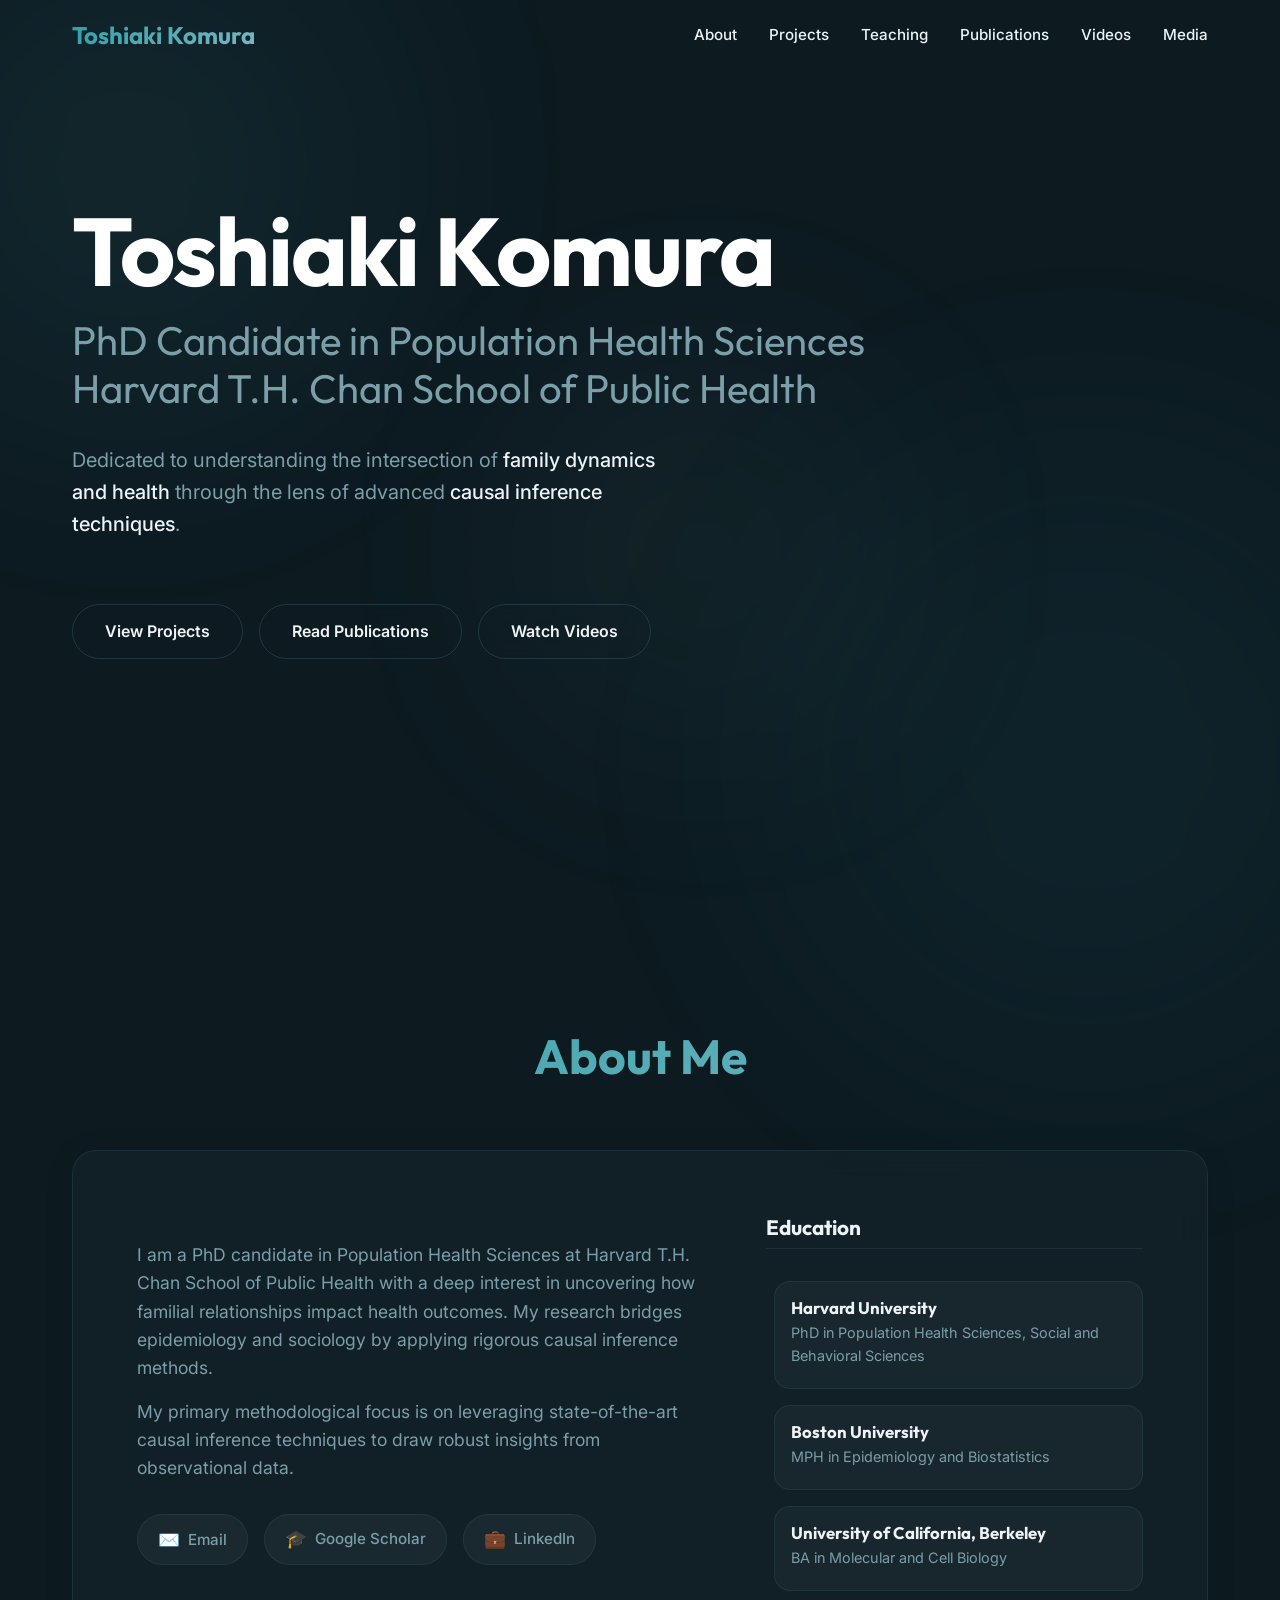
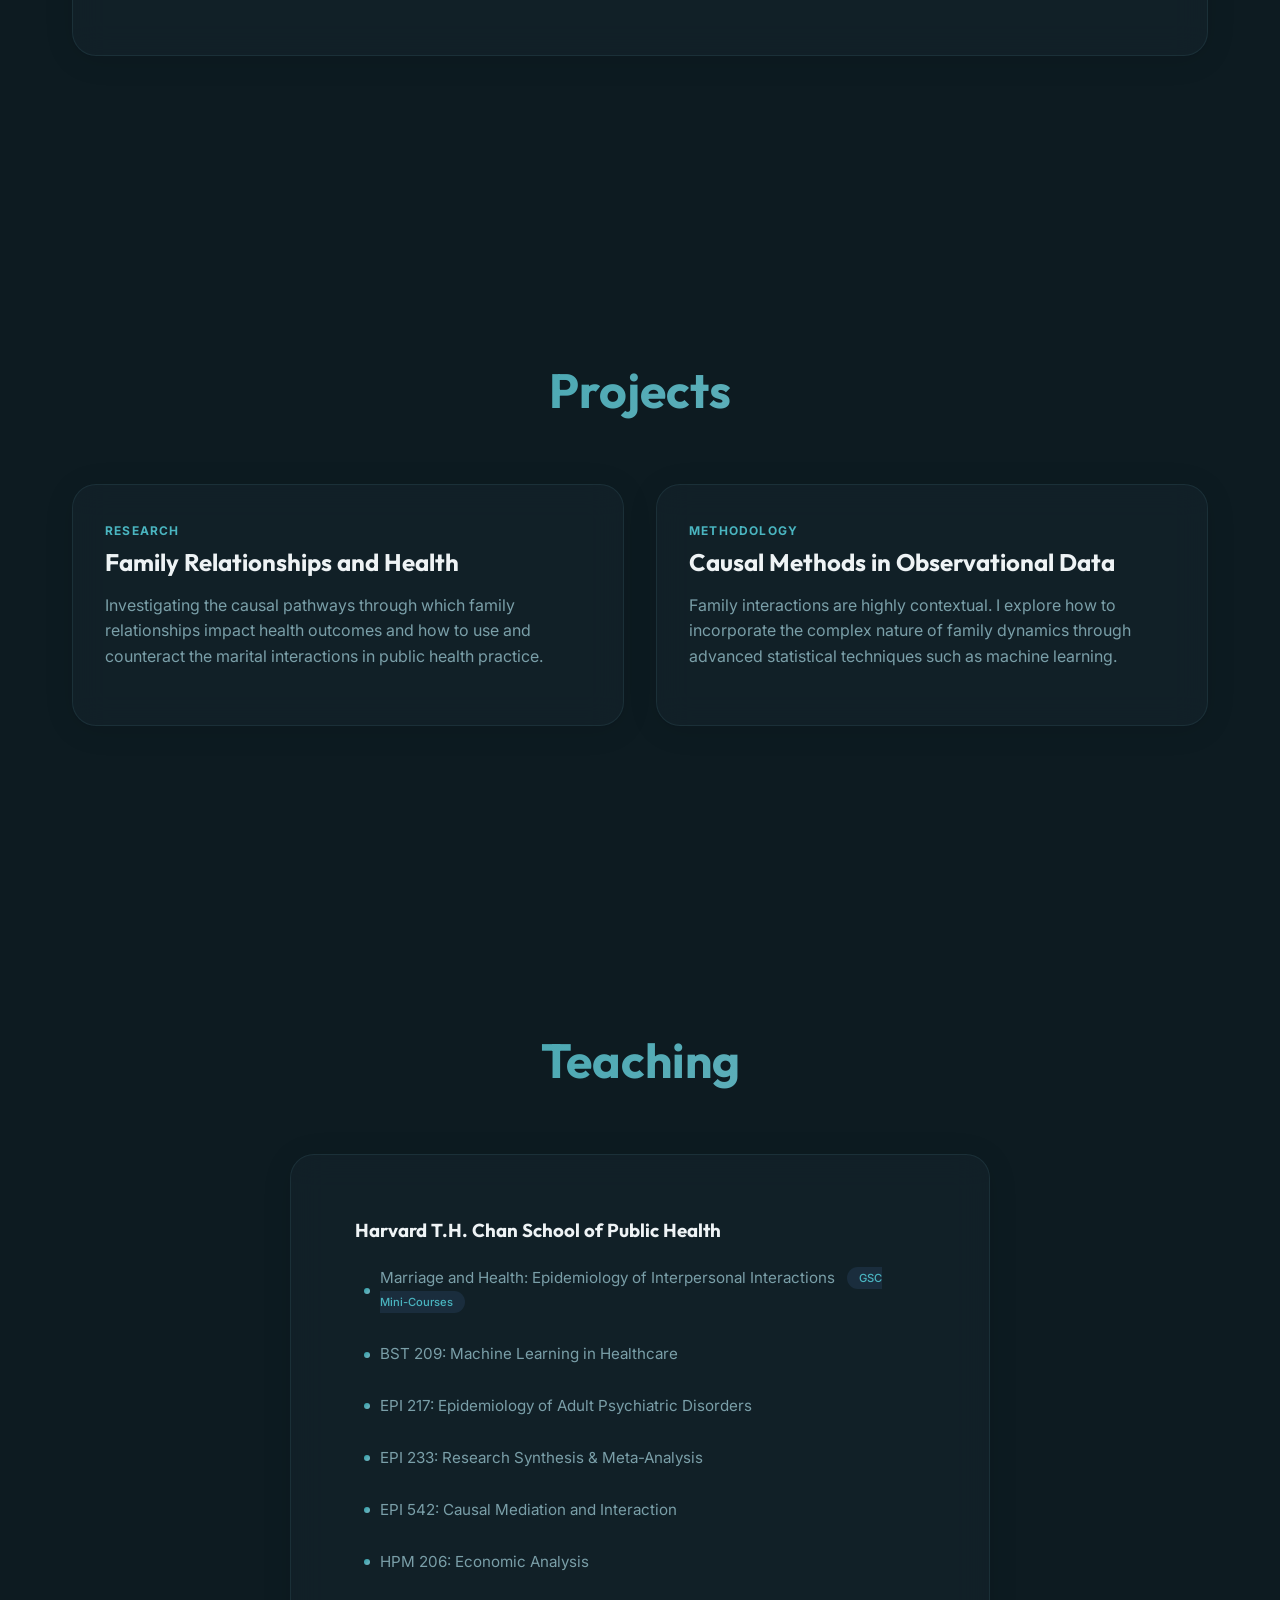
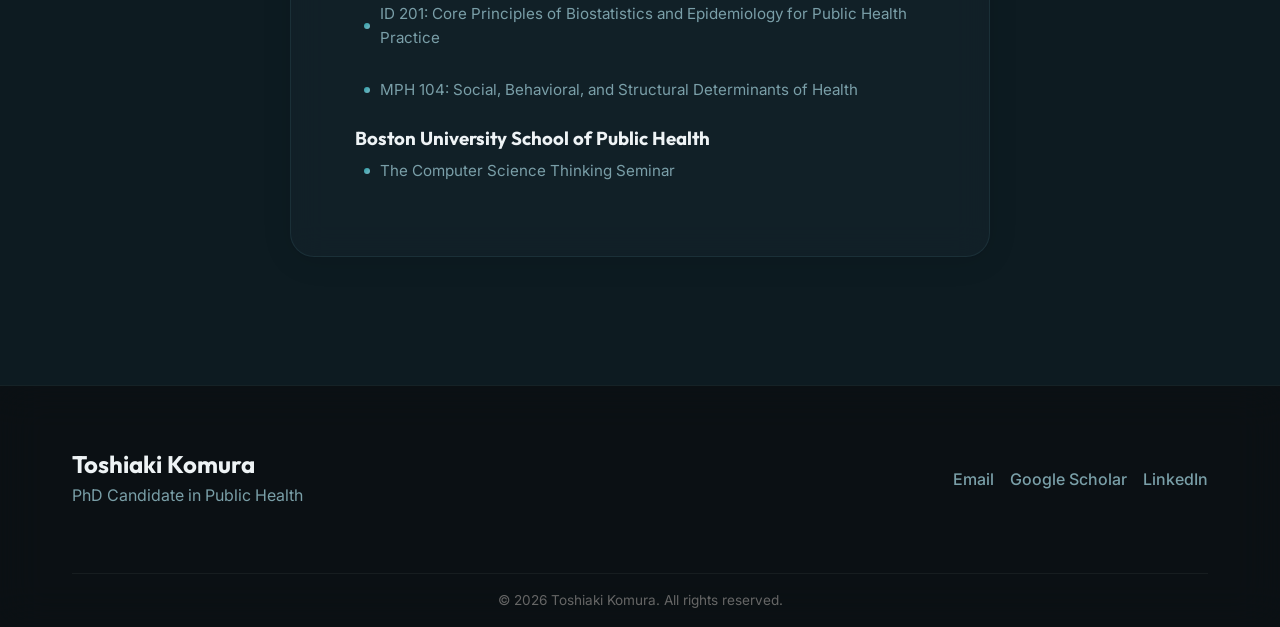
<file: index.html>
<!DOCTYPE html>
<html lang="en">

<head>
    <meta charset="UTF-8">
    <meta name="viewport" content="width=device-width, initial-scale=1.0">
    <title>Toshiaki Komura | Public Health Researcher</title>
    <meta name="description"
        content="Personal website of Toshiaki Komura, PhD candidate in Public Health focusing on family dynamics, health, and causal inference techniques.">
    <meta name="google-site-verification" content="Z4t4sB5RWyNDT3jdN0seUqBk4VAjevPgAqdVkRYwbGs" />
    <!-- Google Fonts -->
    <link rel="preconnect" href="https://fonts.googleapis.com">
    <link rel="preconnect" href="https://fonts.gstatic.com" crossorigin>
    <link
        href="https://fonts.googleapis.com/css2?family=Inter:wght@300;400;500;600;700&family=Outfit:wght@300;400;500;700&display=swap"
        rel="stylesheet">
    <link rel="stylesheet" href="style.css">
    <script type="application/ld+json">
    {
      "@context": "https://schema.org",
      "@type": "Person",
      "name": "Toshiaki Komura",
      "url": "https://toshi934.github.io/personal-website/",
      "jobTitle": "PhD Candidate",
      "affiliation": {
        "@type": "Organization",
        "name": "Harvard T.H. Chan School of Public Health"
      },
      "description": "Public health researcher focusing on family dynamics, health, and causal inference techniques.",
      "sameAs": [
        "https://scholar.google.com/citations?user=W1CnPakAAAAJ&hl=en",
        "https://www.linkedin.com/in/toshiaki-komura-0060483b5/"
      ]
    }
    </script>
</head>

<body>
    <!-- Background Elements -->
    <div class="bg-shape shape-1"></div>
    <div class="bg-shape shape-2"></div>
    <div class="bg-shape shape-3"></div>

    <nav class="navbar" id="navbar">
        <div class="nav-container">
            <a href="index.html" class="logo">Toshiaki Komura</a>
            <div class="hamburger">
                <span class="bar"></span>
                <span class="bar"></span>
                <span class="bar"></span>
            </div>
            <ul class="nav-menu">
                <li class="nav-item"><a href="#about" class="nav-link">About</a></li>
                <li class="nav-item"><a href="#projects" class="nav-link">Projects</a></li>
                <li class="nav-item"><a href="#teaching" class="nav-link">Teaching</a></li>
                <li class="nav-item"><a href="publications.html" class="nav-link">Publications</a></li>
                <li class="nav-item"><a href="videos.html" class="nav-link">Videos</a></li>
                <li class="nav-item"><a href="media.html" class="nav-link">Media</a></li>
            </ul>
        </div>
    </nav>

    <main>
        <!-- Hero Section -->
        <section id="hero" class="hero section-scroll">
            <div class="container hero-content">
                <div class="hero-text fade-in-up">
                    <h1 class="name">Toshiaki Komura</h1>
                    <h2 class="title">PhD Candidate in Population Health Sciences<br>Harvard T.H. Chan School of Public
                        Health</h2>
                    <p class="description">
                        Dedicated to understanding the intersection of <strong>family dynamics and health</strong>
                        through the lens of advanced <strong>causal inference techniques</strong>.
                    </p>
                    <div class="hero-cta">
                        <a href="#projects" class="btn btn-secondary">View Projects</a>
                        <a href="publications.html" class="btn btn-secondary">Read Publications</a>
                        <a href="videos.html" class="btn btn-secondary">Watch Videos</a>
                    </div>
                </div>
            </div>
        </section>

        <!-- About Section -->
        <section id="about" class="section-scroll">
            <div class="container">
                <h2 class="section-title fade-in">About Me</h2>
                <div class="about-grid glass-card fade-in-up">
                    <div class="about-text">
                        <p>I am a PhD candidate in Population Health Sciences at Harvard T.H. Chan School of Public
                            Health with a deep interest in uncovering how
                            familial
                            relationships impact health outcomes. My research bridges epidemiology and
                            sociology by applying rigorous causal inference methods.</p>
                        <p>My primary methodological focus is on leveraging state-of-the-art causal inference
                            techniques to draw robust insights from observational data.</p>
                        <div class="about-links">
                            <button type="button" class="about-link-item copy-email-btn"
                                data-email="tkomura@g.harvard.edu" id="copy-email-btn">
                                <span class="about-link-icon">✉️</span> Email
                                <span class="copy-tooltip" id="copy-tooltip">Copied!</span>
                            </button>
                            <a href="https://scholar.google.com/citations?user=W1CnPakAAAAJ&hl=en"
                                class="about-link-item" target="_blank" rel="noopener noreferrer">
                                <span class="about-link-icon">🎓</span> Google Scholar
                            </a>
                            <a href="https://www.linkedin.com/in/toshiaki-komura-0060483b5/" class="about-link-item"
                                target="_blank" rel="noopener noreferrer">
                                <span class="about-link-icon">💼</span> LinkedIn
                            </a>
                        </div>
                    </div>
                    <div class="about-education">
                        <h3 class="education-heading">Education</h3>
                        <div class="education-timeline">
                            <div class="education-item">
                                <div class="edu-details">
                                    <h4>Harvard University</h4>
                                    <p class="edu-degree">PhD in Population Health Sciences, Social and Behavioral
                                        Sciences</p>
                                </div>
                            </div>
                            <div class="education-item">
                                <div class="edu-details">
                                    <h4>Boston University</h4>
                                    <p class="edu-degree">MPH in Epidemiology and Biostatistics</p>
                                </div>
                            </div>
                            <div class="education-item">
                                <div class="edu-details">
                                    <h4>University of California, Berkeley</h4>
                                    <p class="edu-degree">BA in Molecular and Cell Biology</p>
                                </div>
                            </div>
                        </div>
                    </div>
                </div>
            </div>
        </section>

        <!-- Projects Section -->
        <section id="projects" class="section-scroll">
            <div class="container">
                <h2 class="section-title fade-in">Projects</h2>
                <div class="grid-container">
                    <!-- Project 1 -->
                    <div class="glass-card project-card hover-lift fade-in-up" style="--delay: 0.1s">
                        <div class="card-content">
                            <div class="project-header">
                                <span class="badge">Research</span>
                                <h3>Family Relationships and Health</h3>
                            </div>
                            <p>Investigating the causal pathways through which family relationships impact health
                                outcomes and how
                                to use and counteract the marital interactions in public health practice.</p>
                        </div>
                    </div>
                    <!-- Project 2 -->
                    <div class="glass-card project-card hover-lift fade-in-up" style="--delay: 0.2s">
                        <div class="card-content">
                            <div class="project-header">
                                <span class="badge">Methodology</span>
                                <h3>Causal Methods in Observational Data</h3>
                            </div>
                            <p>Family interactions are highly contextual. I explore how to incorporate the complex
                                nature of family dynamics through advanced statistical techniques such as machine
                                learning.</p>
                        </div>
                    </div>
                </div>
            </div>
        </section>


        <!-- Teaching Section -->
        <section id="teaching" class="section-scroll">
            <div class="container">
                <h2 class="section-title fade-in">Teaching</h2>
                <div class="glass-card fade-in-up"
                    style="--delay: 0.1s; max-width: 700px; margin: 0 auto; padding: var(--space-xl);">
                    <h3 style="margin-bottom: 1rem;">Harvard T.H. Chan School of Public Health</h3>
                    <ul class="teaching-list">
                        <li>Marriage and Health: Epidemiology of Interpersonal Interactions
                            <span class="tag">GSC Mini-Courses</span>
                        </li>
                        <li>BST 209: Machine Learning in Healthcare</li>
                        <li>EPI 217: Epidemiology of Adult Psychiatric Disorders</li>
                        <li>EPI 233: Research Synthesis &amp; Meta-Analysis</li>
                        <li>EPI 542: Causal Mediation and Interaction</li>
                        <li>HPM 206: Economic Analysis</li>
                        <li>ID 201: Core Principles of Biostatistics and Epidemiology for Public Health Practice</li>
                        <li>MPH 104: Social, Behavioral, and Structural Determinants of Health</li>
                    </ul>
                    <h3 style="margin-top: 1rem;">Boston University School of Public Health</h3>
                    <ul class="teaching-list">
                        <li>The Computer Science Thinking Seminar</li>
                    </ul>
                </div>
            </div>
        </section>
    </main>

    <footer class="glass-footer">
        <div class="container">
            <div class="footer-content">
                <div class="footer-logo">
                    <h2>Toshiaki Komura</h2>
                    <p>PhD Candidate in Public Health</p>
                </div>
                <div class="footer-contact">
                    <button type="button" class="social-link copy-email-btn" data-email="tkomura@g.harvard.edu"
                        id="copy-email-btn-footer">
                        Email
                        <span class="copy-tooltip" id="copy-tooltip-footer">Copied!</span>
                    </button>
                    <a href="https://scholar.google.com/citations?user=W1CnPakAAAAJ&hl=en" class="social-link"
                        target="_blank" rel="noopener noreferrer">Google Scholar</a>
                    <a href="https://www.linkedin.com/in/toshiaki-komura-0060483b5/" class="social-link" target="_blank"
                        rel="noopener noreferrer">LinkedIn</a>
                </div>
            </div>
            <div class="footer-bottom">
                <p>&copy; <span id="year"></span> Toshiaki Komura. All rights reserved.</p>
            </div>
        </div>
    </footer>

    <script src="script.js"></script>
</body>

</html>
</file>
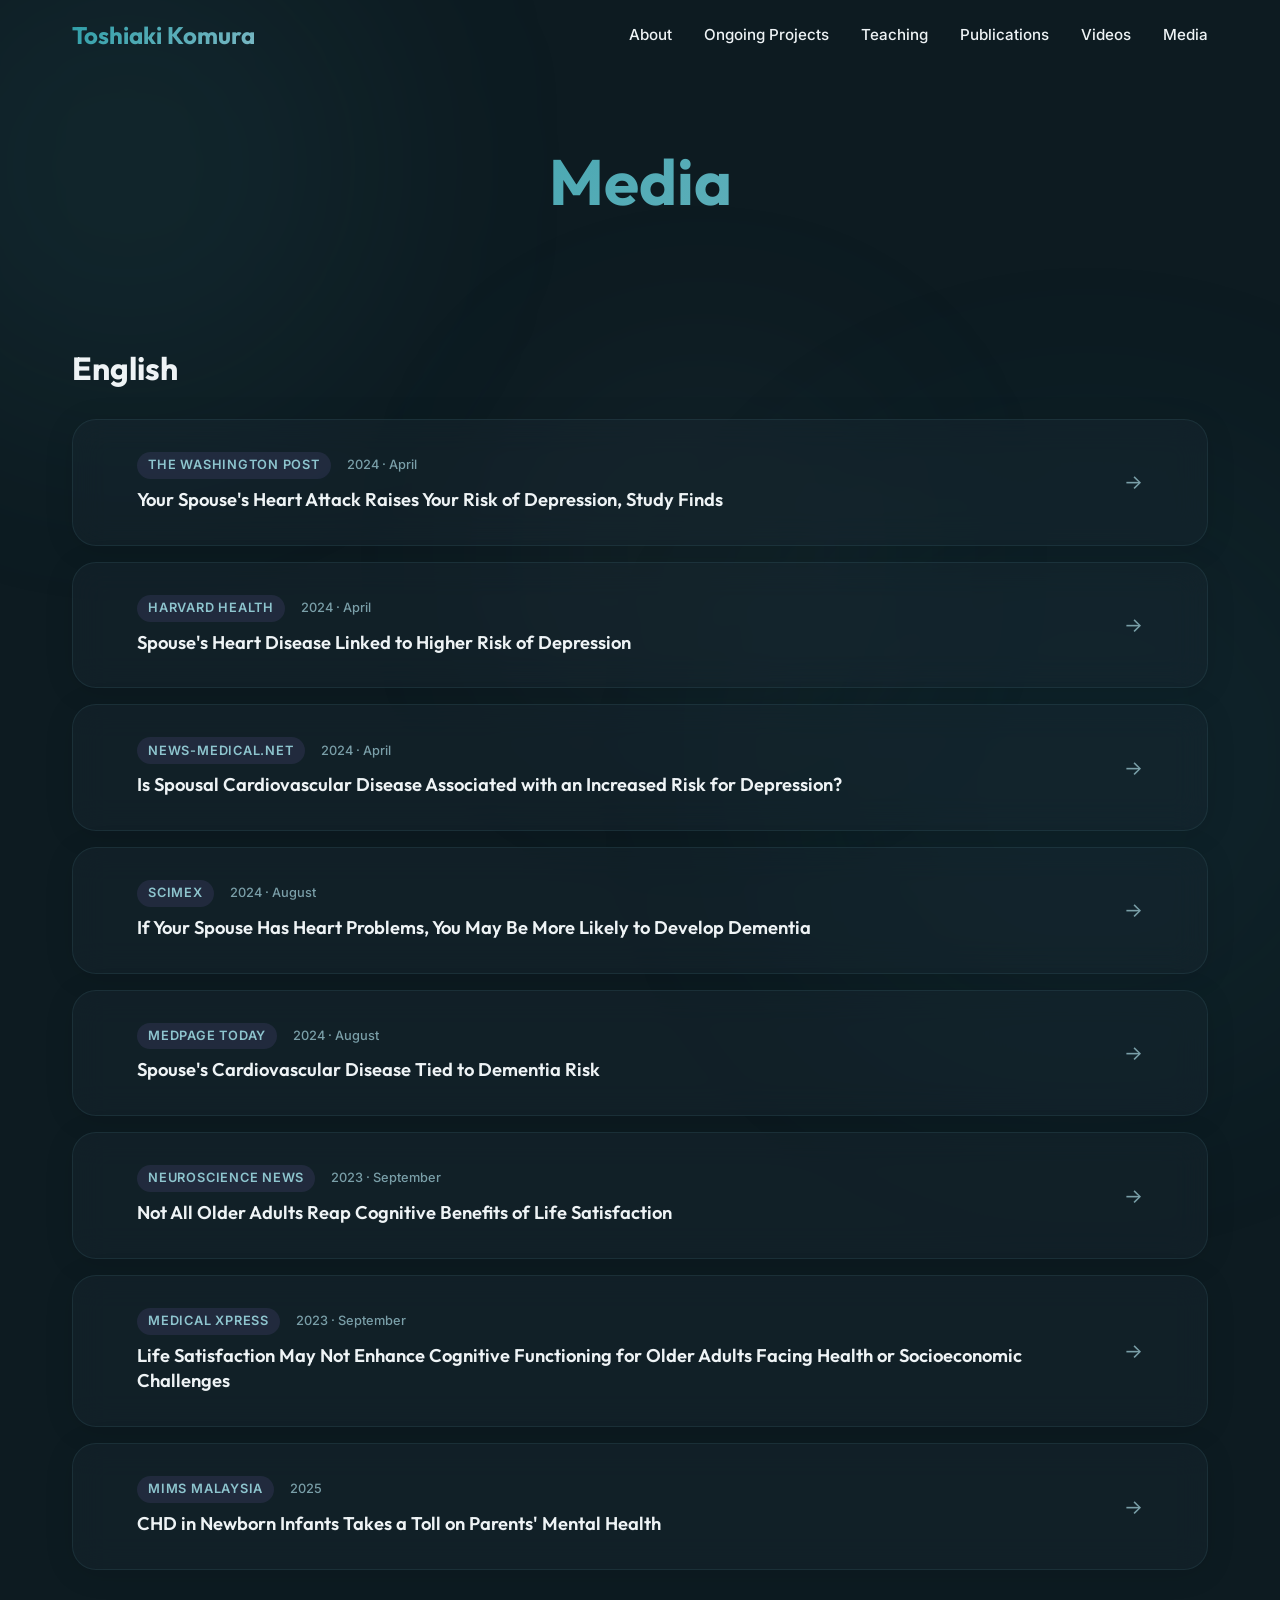
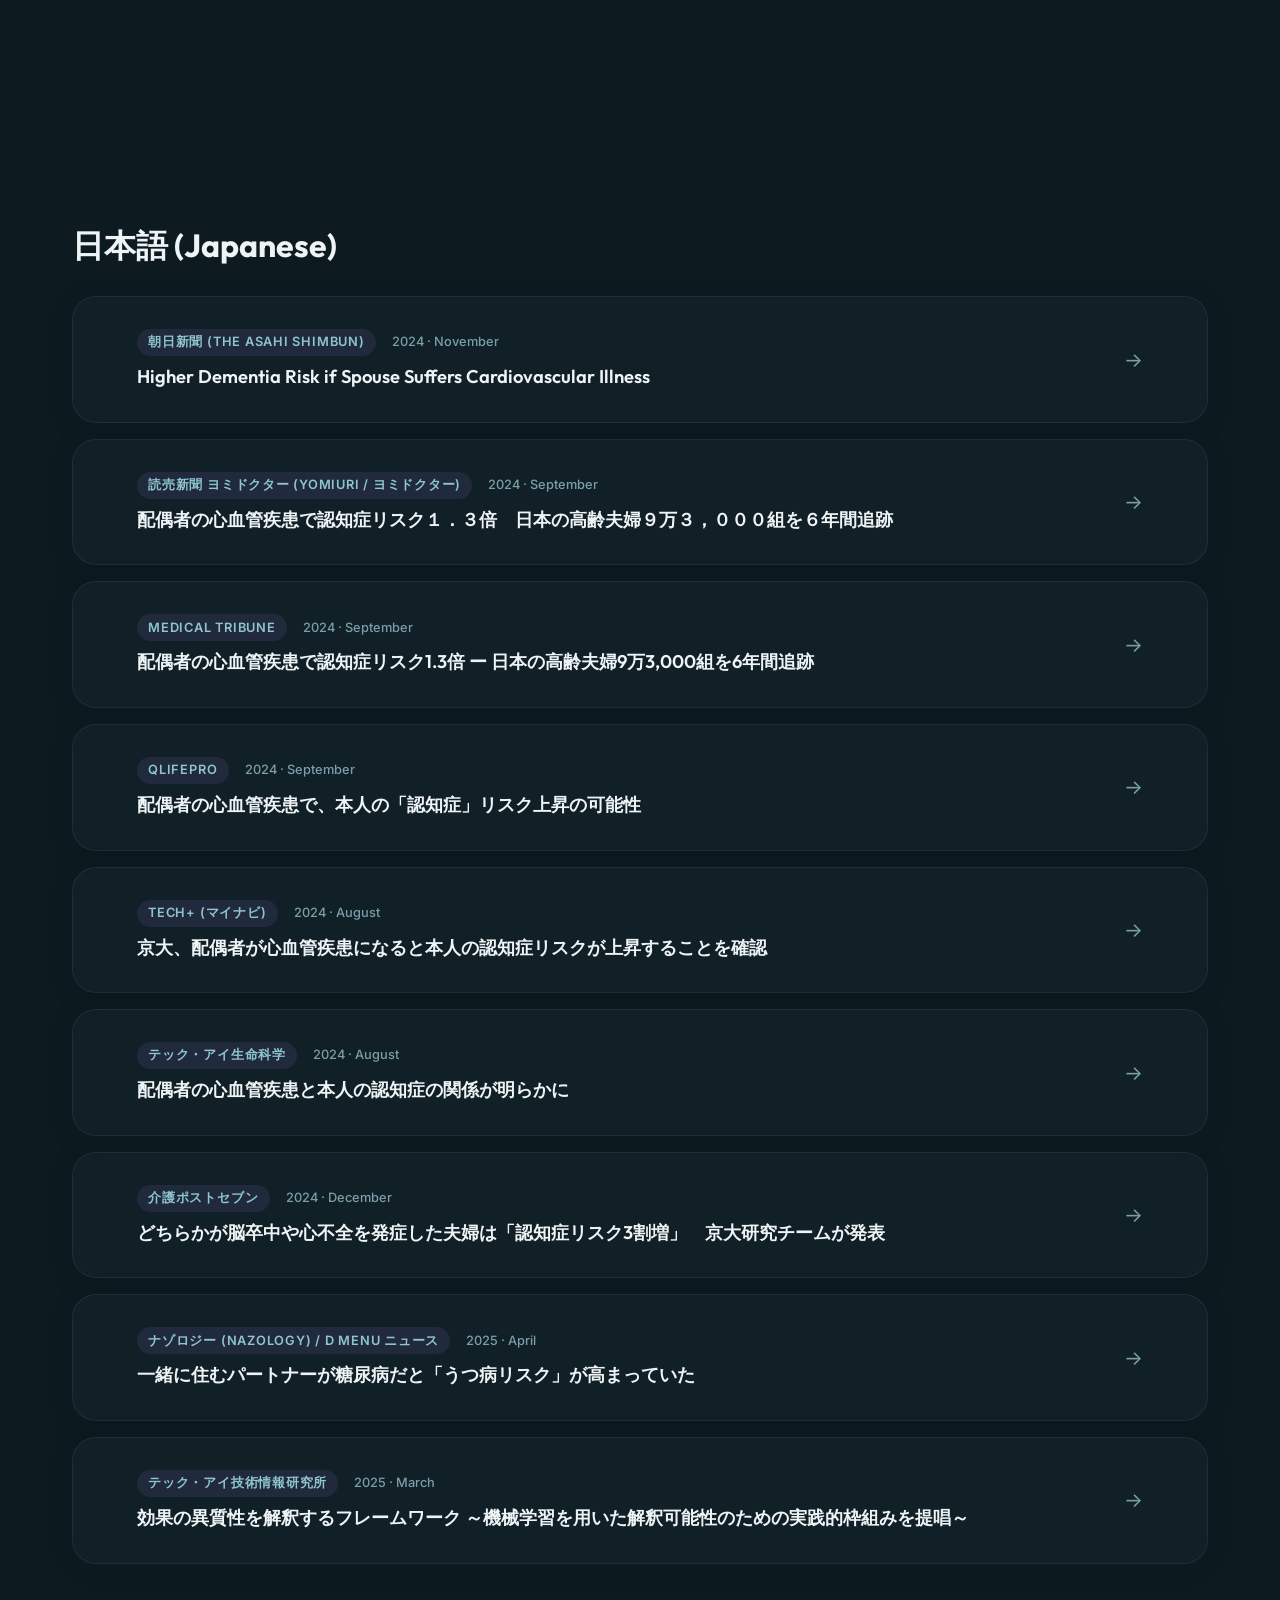
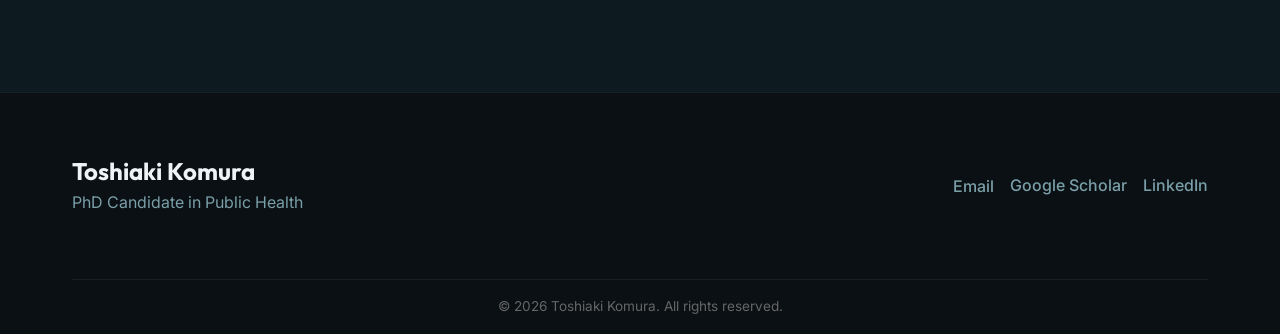
<file: media.html>
<!DOCTYPE html>
<html lang="en">

<head>
    <meta charset="UTF-8">
    <meta name="viewport" content="width=device-width, initial-scale=1.0">
    <title>Media | Toshiaki Komura</title>
    <meta name="description"
        content="Media coverage and press articles about Toshiaki Komura's research on family dynamics, health, and causal inference.">
    <!-- Google Fonts -->
    <link rel="preconnect" href="https://fonts.googleapis.com">
    <link rel="preconnect" href="https://fonts.gstatic.com" crossorigin>
    <link
        href="https://fonts.googleapis.com/css2?family=Inter:wght@300;400;500;600;700&family=Outfit:wght@300;400;500;700&display=swap"
        rel="stylesheet">
    <link rel="stylesheet" href="style.css">
</head>

<body>
    <!-- Background Elements -->
    <div class="bg-shape shape-1"></div>
    <div class="bg-shape shape-2"></div>
    <div class="bg-shape shape-3"></div>

    <nav class="navbar" id="navbar">
        <div class="nav-container">
            <a href="index.html" class="logo">Toshiaki Komura</a>
            <div class="hamburger">
                <span class="bar"></span>
                <span class="bar"></span>
                <span class="bar"></span>
            </div>
            <ul class="nav-menu">
                <li class="nav-item"><a href="index.html#about" class="nav-link">About</a></li>
                <li class="nav-item"><a href="index.html#projects" class="nav-link">Ongoing Projects</a></li>
                <li class="nav-item"><a href="index.html#teaching" class="nav-link">Teaching</a></li>
                <li class="nav-item"><a href="publications.html" class="nav-link">Publications</a></li>
                <li class="nav-item"><a href="videos.html" class="nav-link">Videos</a></li>
                <li class="nav-item"><a href="media.html" class="nav-link">Media</a></li>
            </ul>
        </div>
    </nav>

    <main>
        <!-- Page Header -->
        <section class="page-header section-scroll">
            <div class="container">
                <h1 class="section-title fade-in">Media</h1>
            </div>
        </section>

        <!-- English Media Section -->
        <section id="english-media" class="section-scroll">
            <div class="container">
                <h2 class="section-subtitle fade-in">English</h2>
                <div class="media-list">

                    <a href="https://www.washingtonpost.com/wellness/2024/04/20/spouse-heart-attack-stroke-depression/"
                        class="media-item glass-card hover-bg fade-in-up" style="--delay: 0.1s" target="_blank"
                        rel="noopener noreferrer">
                        <div class="media-item-content">
                            <div class="media-meta">
                                <span class="media-source">The Washington Post</span>
                                <span class="media-date">2024 · April</span>
                            </div>
                            <h3>Your Spouse's Heart Attack Raises Your Risk of Depression, Study Finds</h3>
                        </div>
                        <span class="media-arrow">→</span>
                    </a>

                    <a href="https://www.health.harvard.edu/heart-health/spouses-heart-disease-linked-to-higher-risk-of-depression"
                        class="media-item glass-card hover-bg fade-in-up" style="--delay: 0.15s" target="_blank"
                        rel="noopener noreferrer">
                        <div class="media-item-content">
                            <div class="media-meta">
                                <span class="media-source">Harvard Health</span>
                                <span class="media-date">2024 · April</span>
                            </div>
                            <h3>Spouse's Heart Disease Linked to Higher Risk of Depression</h3>
                        </div>
                        <span class="media-arrow">→</span>
                    </a>

                    <a href="https://www.news-medical.net/news/20240416/Is-spousal-cardiovascular-disease-associated-with-an-increased-risk-for-depression.aspx"
                        class="media-item glass-card hover-bg fade-in-up" style="--delay: 0.2s" target="_blank"
                        rel="noopener noreferrer">
                        <div class="media-item-content">
                            <div class="media-meta">
                                <span class="media-source">News-Medical.net</span>
                                <span class="media-date">2024 · April</span>
                            </div>
                            <h3>Is Spousal Cardiovascular Disease Associated with an Increased Risk for Depression?</h3>
                        </div>
                        <span class="media-arrow">→</span>
                    </a>

                    <a href="https://www.scimex.org/newsfeed/spouses-of-people-with-heart-problems-may-be-at-a-higher-risk-of-dementia"
                        class="media-item glass-card hover-bg fade-in-up" style="--delay: 0.25s" target="_blank"
                        rel="noopener noreferrer">
                        <div class="media-item-content">
                            <div class="media-meta">
                                <span class="media-source">Scimex</span>
                                <span class="media-date">2024 · August</span>
                            </div>
                            <h3>If Your Spouse Has Heart Problems, You May Be More Likely to Develop Dementia</h3>
                        </div>
                        <span class="media-arrow">→</span>
                    </a>

                    <a href="https://www.medpagetoday.com/geriatrics/dementia/111668"
                        class="media-item glass-card hover-bg fade-in-up" style="--delay: 0.3s" target="_blank"
                        rel="noopener noreferrer">
                        <div class="media-item-content">
                            <div class="media-meta">
                                <span class="media-source">MedPage Today</span>
                                <span class="media-date">2024 · August</span>
                            </div>
                            <h3>Spouse's Cardiovascular Disease Tied to Dementia Risk</h3>
                        </div>
                        <span class="media-arrow">→</span>
                    </a>

                    <a href="https://neurosciencenews.com/aging-cognition-life-satisfaction-23992/"
                        class="media-item glass-card hover-bg fade-in-up" style="--delay: 0.35s" target="_blank"
                        rel="noopener noreferrer">
                        <div class="media-item-content">
                            <div class="media-meta">
                                <span class="media-source">Neuroscience News</span>
                                <span class="media-date">2023 · September</span>
                            </div>
                            <h3>Not All Older Adults Reap Cognitive Benefits of Life Satisfaction</h3>
                        </div>
                        <span class="media-arrow">→</span>
                    </a>

                    <a href="https://medicalxpress.com/news/2023-09-life-satisfaction-cognitive-functioning-older.html"
                        class="media-item glass-card hover-bg fade-in-up" style="--delay: 0.4s" target="_blank"
                        rel="noopener noreferrer">
                        <div class="media-item-content">
                            <div class="media-meta">
                                <span class="media-source">Medical Xpress</span>
                                <span class="media-date">2023 · September</span>
                            </div>
                            <h3>Life Satisfaction May Not Enhance Cognitive Functioning for Older Adults Facing Health
                                or Socioeconomic Challenges</h3>
                        </div>
                        <span class="media-arrow">→</span>
                    </a>

                    <a href="https://www.mims.com/malaysia/news-updates/topic/chd-in-newborn-infants-takes-a-toll-on-parents--mental-health"
                        class="media-item glass-card hover-bg fade-in-up" style="--delay: 0.45s" target="_blank"
                        rel="noopener noreferrer">
                        <div class="media-item-content">
                            <div class="media-meta">
                                <span class="media-source">MIMS Malaysia</span>
                                <span class="media-date">2025</span>
                            </div>
                            <h3>CHD in Newborn Infants Takes a Toll on Parents' Mental Health</h3>
                        </div>
                        <span class="media-arrow">→</span>
                    </a>

                </div>
            </div>
        </section>

        <!-- Japanese Media Section -->
        <section id="japanese-media" class="section-scroll">
            <div class="container">
                <h2 class="section-subtitle fade-in">日本語 (Japanese)</h2>
                <div class="media-list">

                    <a href="https://www.asahi.com/ajw/articles/15492803"
                        class="media-item glass-card hover-bg fade-in-up" style="--delay: 0.1s" target="_blank"
                        rel="noopener noreferrer">
                        <div class="media-item-content">
                            <div class="media-meta">
                                <span class="media-source">朝日新聞 (The Asahi Shimbun)</span>
                                <span class="media-date">2024 · November</span>
                            </div>
                            <h3>Higher Dementia Risk if Spouse Suffers Cardiovascular Illness</h3>
                        </div>
                        <span class="media-arrow">→</span>
                    </a>

                    <a href="https://www.yomiuri.co.jp/yomidr/article/20240917-OYTET50025/20240917-oytet50025_02-l/"
                        class="media-item glass-card hover-bg fade-in-up" style="--delay: 0.2s" target="_blank"
                        rel="noopener noreferrer">
                        <div class="media-item-content">
                            <div class="media-meta">
                                <span class="media-source">読売新聞 ヨミドクター (Yomiuri / ヨミドクター)</span>
                                <span class="media-date">2024 · September</span>
                            </div>
                            <h3>配偶者の心血管疾患で認知症リスク１．３倍　日本の高齢夫婦９万３，０００組を６年間追跡</h3>
                        </div>
                        <span class="media-arrow">→</span>
                    </a>

                    <a href="https://medical-tribune.co.jp/news/articles/?blogid=7&entryid=564284"
                        class="media-item glass-card hover-bg fade-in-up" style="--delay: 0.25s" target="_blank"
                        rel="noopener noreferrer">
                        <div class="media-item-content">
                            <div class="media-meta">
                                <span class="media-source">Medical Tribune</span>
                                <span class="media-date">2024 · September</span>
                            </div>
                            <h3>配偶者の心血管疾患で認知症リスク1.3倍 ー 日本の高齢夫婦9万3,000組を6年間追跡</h3>
                        </div>
                        <span class="media-arrow">→</span>
                    </a>

                    <a href="https://www.qlifepro.com/news/20240902/cvd-3.html"
                        class="media-item glass-card hover-bg fade-in-up" style="--delay: 0.3s" target="_blank"
                        rel="noopener noreferrer">
                        <div class="media-item-content">
                            <div class="media-meta">
                                <span class="media-source">QLifePro</span>
                                <span class="media-date">2024 · September</span>
                            </div>
                            <h3>配偶者の心血管疾患で、本人の「認知症」リスク上昇の可能性</h3>
                        </div>
                        <span class="media-arrow">→</span>
                    </a>

                    <a href="https://news.mynavi.jp/techplus/article/20240828-3014166/"
                        class="media-item glass-card hover-bg fade-in-up" style="--delay: 0.35s" target="_blank"
                        rel="noopener noreferrer">
                        <div class="media-item-content">
                            <div class="media-meta">
                                <span class="media-source">TECH+ (マイナビ)</span>
                                <span class="media-date">2024 · August</span>
                            </div>
                            <h3>京大、配偶者が心血管疾患になると本人の認知症リスクが上昇することを確認</h3>
                        </div>
                        <span class="media-arrow">→</span>
                    </a>

                    <a href="https://medibio.tiisys.com/131926/" class="media-item glass-card hover-bg fade-in-up"
                        style="--delay: 0.4s" target="_blank" rel="noopener noreferrer">
                        <div class="media-item-content">
                            <div class="media-meta">
                                <span class="media-source">テック・アイ生命科学</span>
                                <span class="media-date">2024 · August</span>
                            </div>
                            <h3>配偶者の心血管疾患と本人の認知症の関係が明らかに</h3>
                        </div>
                        <span class="media-arrow">→</span>
                    </a>

                    <a href="https://kaigo-postseven.com/175960" class="media-item glass-card hover-bg fade-in-up"
                        style="--delay: 0.45s" target="_blank" rel="noopener noreferrer">
                        <div class="media-item-content">
                            <div class="media-meta">
                                <span class="media-source">介護ポストセブン</span>
                                <span class="media-date">2024 · December</span>
                            </div>
                            <h3>どちらかが脳卒中や心不全を発症した夫婦は「認知症リスク3割増」　京大研究チームが発表</h3>
                        </div>
                        <span class="media-arrow">→</span>
                    </a>

                    <a href="https://topics.smt.docomo.ne.jp/article/nazology/world/nazology-176176?redirect=1"
                        class="media-item glass-card hover-bg fade-in-up" style="--delay: 0.5s" target="_blank"
                        rel="noopener noreferrer">
                        <div class="media-item-content">
                            <div class="media-meta">
                                <span class="media-source">ナゾロジー (Nazology) / d menu ニュース</span>
                                <span class="media-date">2025 · April</span>
                            </div>
                            <h3>一緒に住むパートナーが糖尿病だと「うつ病リスク」が高まっていた</h3>
                        </div>
                        <span class="media-arrow">→</span>
                    </a>

                    <a href="https://tiisys.com/blog/2025/03/11/post-162695/"
                        class="media-item glass-card hover-bg fade-in-up" style="--delay: 0.6s" target="_blank"
                        rel="noopener noreferrer">
                        <div class="media-item-content">
                            <div class="media-meta">
                                <span class="media-source">テック・アイ技術情報研究所</span>
                                <span class="media-date">2025 · March</span>
                            </div>
                            <h3>効果の異質性を解釈するフレームワーク ～機械学習を用いた解釈可能性のための実践的枠組みを提唱～</h3>
                        </div>
                        <span class="media-arrow">→</span>
                    </a>

                </div>
            </div>
        </section>
    </main>

    <footer class="glass-footer">
        <div class="container">
            <div class="footer-content">
                <div class="footer-logo">
                    <h2>Toshiaki Komura</h2>
                    <p>PhD Candidate in Public Health</p>
                </div>
                <div class="footer-contact">
                    <button type="button" class="social-link copy-email-btn" data-email="tkomura@g.harvard.edu"
                        id="copy-email-btn-footer">
                        Email
                        <span class="copy-tooltip" id="copy-tooltip-footer">Copied!</span>
                    </button>
                    <a href="https://scholar.google.com/citations?user=W1CnPakAAAAJ&hl=en" class="social-link"
                        target="_blank" rel="noopener noreferrer">Google Scholar</a>
                    <a href="https://www.linkedin.com/in/toshiaki-komura-0060483b5/" class="social-link" target="_blank"
                        rel="noopener noreferrer">LinkedIn</a>
                </div>
            </div>
            <div class="footer-bottom">
                <p>&copy; <span id="year"></span> Toshiaki Komura. All rights reserved.</p>
            </div>
        </div>
    </footer>

    <script src="script.js"></script>
</body>

</html>
</file>
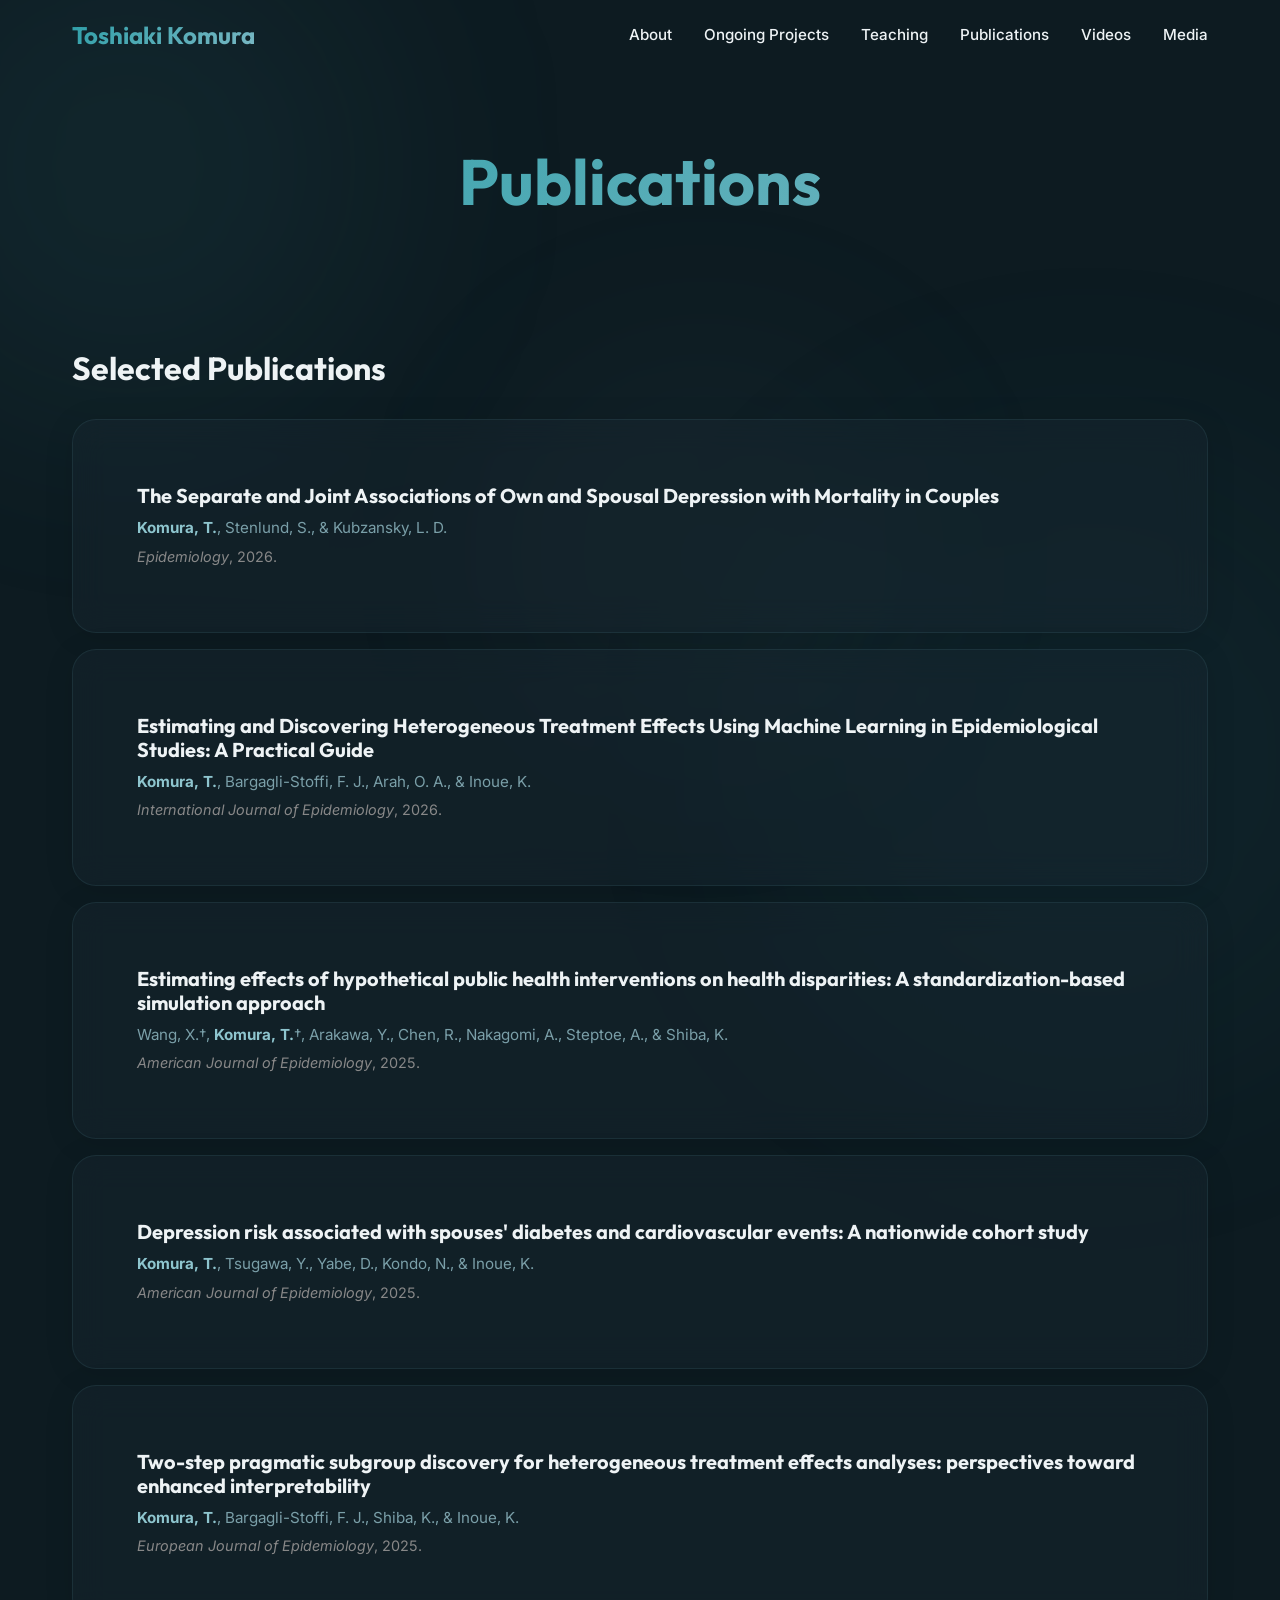
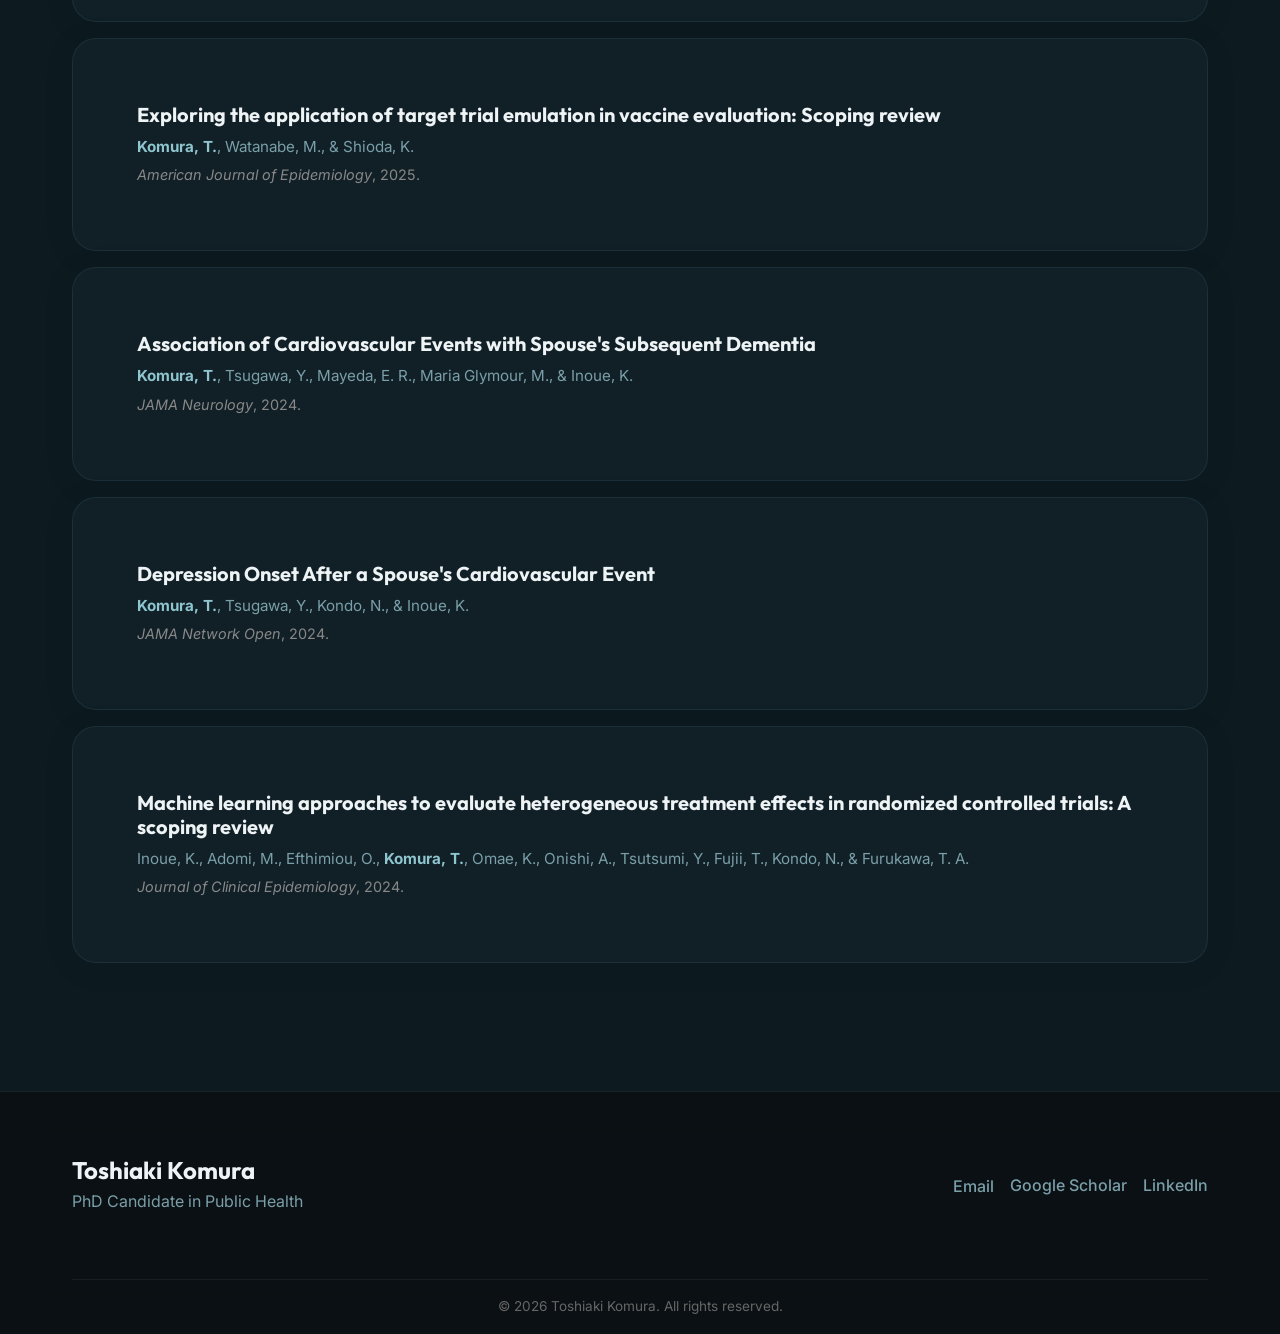
<file: publications.html>
<!DOCTYPE html>
<html lang="en">

<head>
    <meta charset="UTF-8">
    <meta name="viewport" content="width=device-width, initial-scale=1.0">
    <title>Publications | Toshiaki Komura</title>
    <meta name="description"
        content="Publications by Toshiaki Komura, PhD candidate in Public Health focusing on family dynamics, health, and causal inference techniques.">
    <!-- Google Fonts -->
    <link rel="preconnect" href="https://fonts.googleapis.com">
    <link rel="preconnect" href="https://fonts.gstatic.com" crossorigin>
    <link
        href="https://fonts.googleapis.com/css2?family=Inter:wght@300;400;500;600;700&family=Outfit:wght@300;400;500;700&display=swap"
        rel="stylesheet">
    <link rel="stylesheet" href="style.css">
</head>

<body>
    <!-- Background Elements -->
    <div class="bg-shape shape-1"></div>
    <div class="bg-shape shape-2"></div>
    <div class="bg-shape shape-3"></div>

    <nav class="navbar" id="navbar">
        <div class="nav-container">
            <a href="index.html" class="logo">Toshiaki Komura</a>
            <div class="hamburger">
                <span class="bar"></span>
                <span class="bar"></span>
                <span class="bar"></span>
            </div>
            <ul class="nav-menu">
                <li class="nav-item"><a href="index.html#about" class="nav-link">About</a></li>
                <li class="nav-item"><a href="index.html#projects" class="nav-link">Ongoing Projects</a></li>
                <li class="nav-item"><a href="index.html#teaching" class="nav-link">Teaching</a></li>
                <li class="nav-item"><a href="publications.html" class="nav-link">Publications</a></li>
                <li class="nav-item"><a href="videos.html" class="nav-link">Videos</a></li>
                <li class="nav-item"><a href="media.html" class="nav-link">Media</a></li>
            </ul>
        </div>
    </nav>

    <main>
        <!-- Page Header -->
        <section class="page-header section-scroll">
            <div class="container">
                <h1 class="section-title fade-in">Publications</h1>
            </div>
        </section>

        <!-- Selected Publications Section -->
        <section id="publications" class="section-scroll">
            <div class="container">
                <h2 class="section-subtitle fade-in">Selected Publications</h2>
                <div class="publication-list">
                    <div class="publication-item glass-card hover-bg fade-in-up" style="--delay: 0.1s">
                        <h3><a href="https://journals.lww.com/epidem/abstract/9900/the_separate_and_joint_associations_of_own_and.475.aspx" class="pub-link" target="_blank"
                                rel="noopener noreferrer">The Separate and Joint Associations of Own and Spousal
                                Depression with Mortality in Couples</a>
                        </h3>
                        <p class="pub-authors"><strong>Komura, T.</strong>, Stenlund, S., & Kubzansky, L. D.</p>
                        <p class="pub-journal"><em>Epidemiology</em>, 2026.</p>
                    </div>
                    <div class="publication-item glass-card hover-bg fade-in-up" style="--delay: 0.15s">
                        <h3><a href="https://academic.oup.com/ije/article/55/3/dyag092/8707559" class="pub-link" target="_blank"
                                rel="noopener noreferrer">Estimating and Discovering Heterogeneous Treatment Effects Using Machine Learning in
                                Epidemiological Studies: A Practical Guide</a></h3>
                        <p class="pub-authors"><strong>Komura, T.</strong>, Bargagli-Stoffi, F. J., Arah, O. A., &
                            Inoue, K.</p>
                        <p class="pub-journal"><em>International Journal of Epidemiology</em>, 2026.</p>
                    </div>
                    <div class="publication-item glass-card hover-bg fade-in-up" style="--delay: 0.2s">
                        <h3><a href="https://doi.org/10.1093/aje/kwaf279" class="pub-link" target="_blank"
                                rel="noopener noreferrer">Estimating effects of hypothetical public health interventions
                                on health disparities: A
                                standardization-based simulation approach</a></h3>
                        <p class="pub-authors">Wang, X.†, <strong>Komura, T.</strong>†, Arakawa, Y., Chen, R., Nakagomi,
                            A., Steptoe, A., & Shiba, K.</p>
                        <p class="pub-journal"><em>American Journal of Epidemiology</em>, 2025.</p>
                    </div>
                    <div class="publication-item glass-card hover-bg fade-in-up" style="--delay: 0.15s">
                        <h3><a href="https://doi.org/10.1093/aje/kwaf075" class="pub-link" target="_blank"
                                rel="noopener noreferrer">Depression risk associated with spouses' diabetes and
                                cardiovascular events: A nationwide
                                cohort study</a></h3>
                        <p class="pub-authors"><strong>Komura, T.</strong>, Tsugawa, Y., Yabe, D., Kondo, N., & Inoue,
                            K.</p>
                        <p class="pub-journal"><em>American Journal of Epidemiology</em>, 2025.</p>
                    </div>
                    <div class="publication-item glass-card hover-bg fade-in-up" style="--delay: 0.2s">
                        <h3><a href="https://doi.org/10.1007/s10654-025-01215-y" class="pub-link" target="_blank"
                                rel="noopener noreferrer">Two-step pragmatic subgroup discovery for heterogeneous
                                treatment effects analyses:
                                perspectives toward enhanced interpretability</a></h3>
                        <p class="pub-authors"><strong>Komura, T.</strong>, Bargagli-Stoffi, F. J., Shiba, K., & Inoue,
                            K.</p>
                        <p class="pub-journal"><em>European Journal of Epidemiology</em>, 2025.</p>
                    </div>
                    <div class="publication-item glass-card hover-bg fade-in-up" style="--delay: 0.25s">
                        <h3><a href="https://doi.org/10.1093/aje/kwaf053" class="pub-link" target="_blank"
                                rel="noopener noreferrer">Exploring the application of target trial emulation in vaccine
                                evaluation: Scoping review</a>
                        </h3>
                        <p class="pub-authors"><strong>Komura, T.</strong>, Watanabe, M., & Shioda, K.</p>
                        <p class="pub-journal"><em>American Journal of Epidemiology</em>, 2025.</p>
                    </div>
                    <div class="publication-item glass-card hover-bg fade-in-up" style="--delay: 0.35s">
                        <h3><a href="https://doi.org/10.1001/jamaneurol.2024.2612" class="pub-link" target="_blank"
                                rel="noopener noreferrer">Association of Cardiovascular Events with Spouse's Subsequent
                                Dementia</a></h3>
                        <p class="pub-authors"><strong>Komura, T.</strong>, Tsugawa, Y., Mayeda, E. R., Maria Glymour,
                            M., & Inoue, K.</p>
                        <p class="pub-journal"><em>JAMA Neurology</em>, 2024.</p>
                    </div>
                    <div class="publication-item glass-card hover-bg fade-in-up" style="--delay: 0.4s">
                        <h3><a href="https://doi.org/10.1001/jamanetworkopen.2024.4602" class="pub-link" target="_blank"
                                rel="noopener noreferrer">Depression Onset After a Spouse's Cardiovascular Event</a>
                        </h3>
                        <p class="pub-authors"><strong>Komura, T.</strong>, Tsugawa, Y., Kondo, N., & Inoue, K.</p>
                        <p class="pub-journal"><em>JAMA Network Open</em>, 2024.</p>
                    </div>
                    <div class="publication-item glass-card hover-bg fade-in-up" style="--delay: 0.45s">
                        <h3><a href="https://doi.org/10.1016/j.jclinepi.2024.111538" class="pub-link" target="_blank"
                                rel="noopener noreferrer">Machine learning approaches to evaluate heterogeneous
                                treatment effects in randomized
                                controlled trials: A scoping review</a></h3>
                        <p class="pub-authors">Inoue, K., Adomi, M., Efthimiou, O., <strong>Komura, T.</strong>, Omae,
                            K., Onishi, A., Tsutsumi, Y., Fujii, T., Kondo, N., & Furukawa, T. A.</p>
                        <p class="pub-journal"><em>Journal of Clinical Epidemiology</em>, 2024.</p>
                    </div>
                </div>
            </div>
        </section>


    </main>

    <footer class="glass-footer">
        <div class="container">
            <div class="footer-content">
                <div class="footer-logo">
                    <h2>Toshiaki Komura</h2>
                    <p>PhD Candidate in Public Health</p>
                </div>
                <div class="footer-contact">
                    <button type="button" class="social-link copy-email-btn" data-email="tkomura@g.harvard.edu"
                        id="copy-email-btn-footer">
                        Email
                        <span class="copy-tooltip" id="copy-tooltip-footer">Copied!</span>
                    </button>
                    <a href="https://scholar.google.com/citations?user=W1CnPakAAAAJ&hl=en" class="social-link"
                        target="_blank" rel="noopener noreferrer">Google Scholar</a>
                    <a href="https://www.linkedin.com/in/toshiaki-komura-0060483b5/" class="social-link" target="_blank"
                        rel="noopener noreferrer">LinkedIn</a>
                </div>
            </div>
            <div class="footer-bottom">
                <p>&copy; <span id="year"></span> Toshiaki Komura. All rights reserved.</p>
            </div>
        </div>
    </footer>

    <script src="script.js"></script>
</body>

</html>
</file>
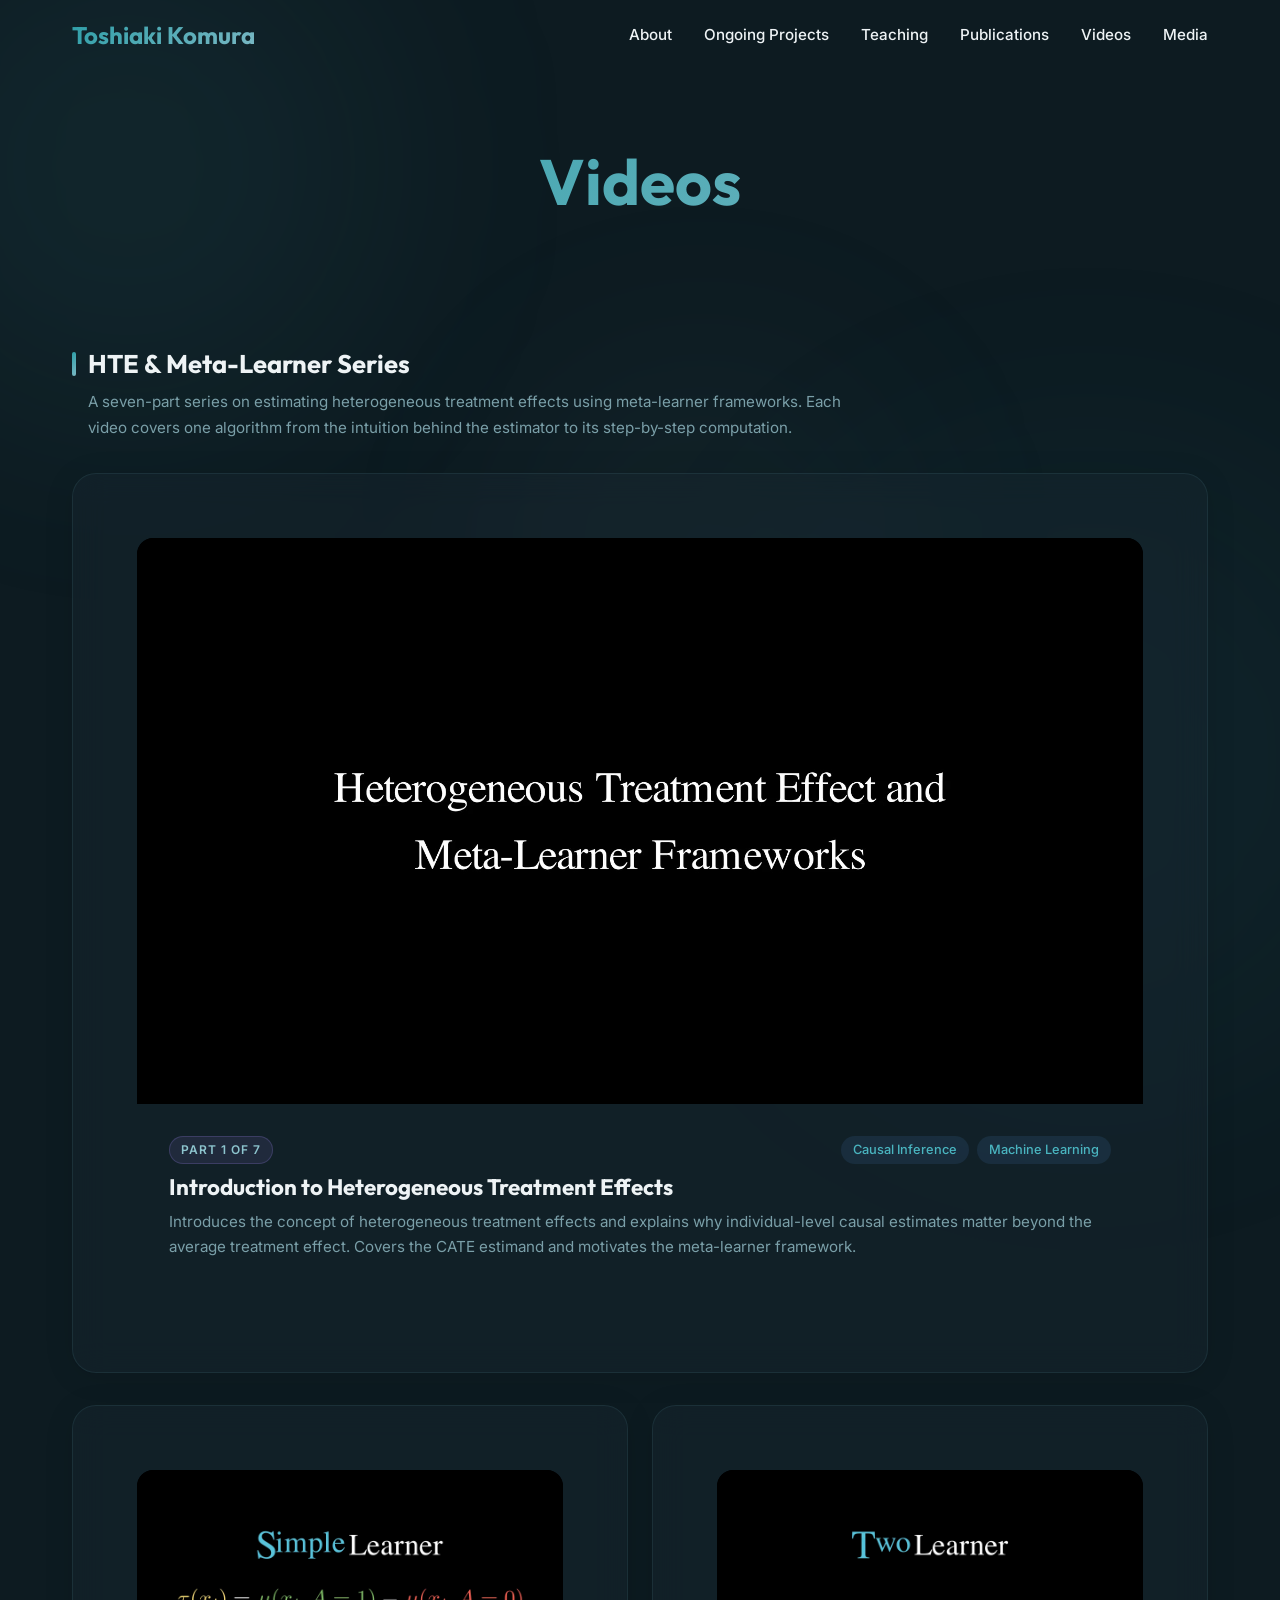
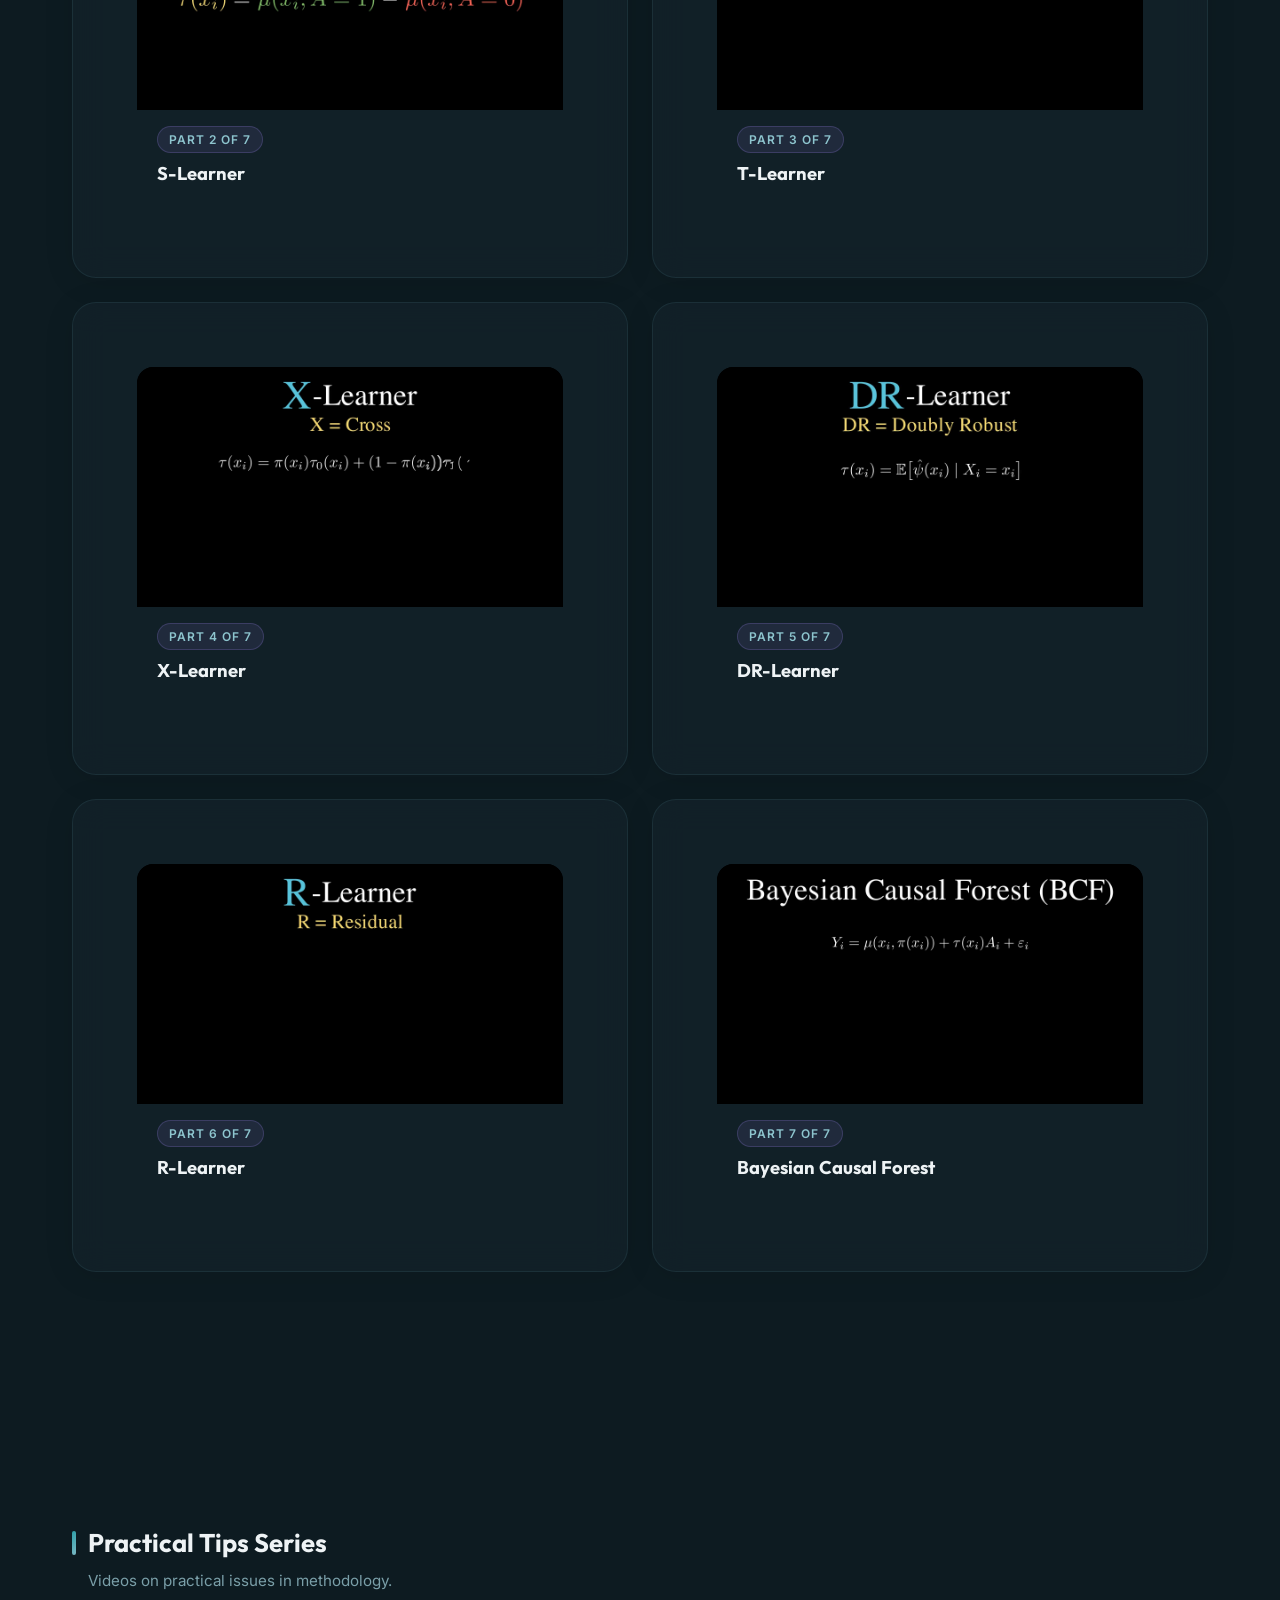
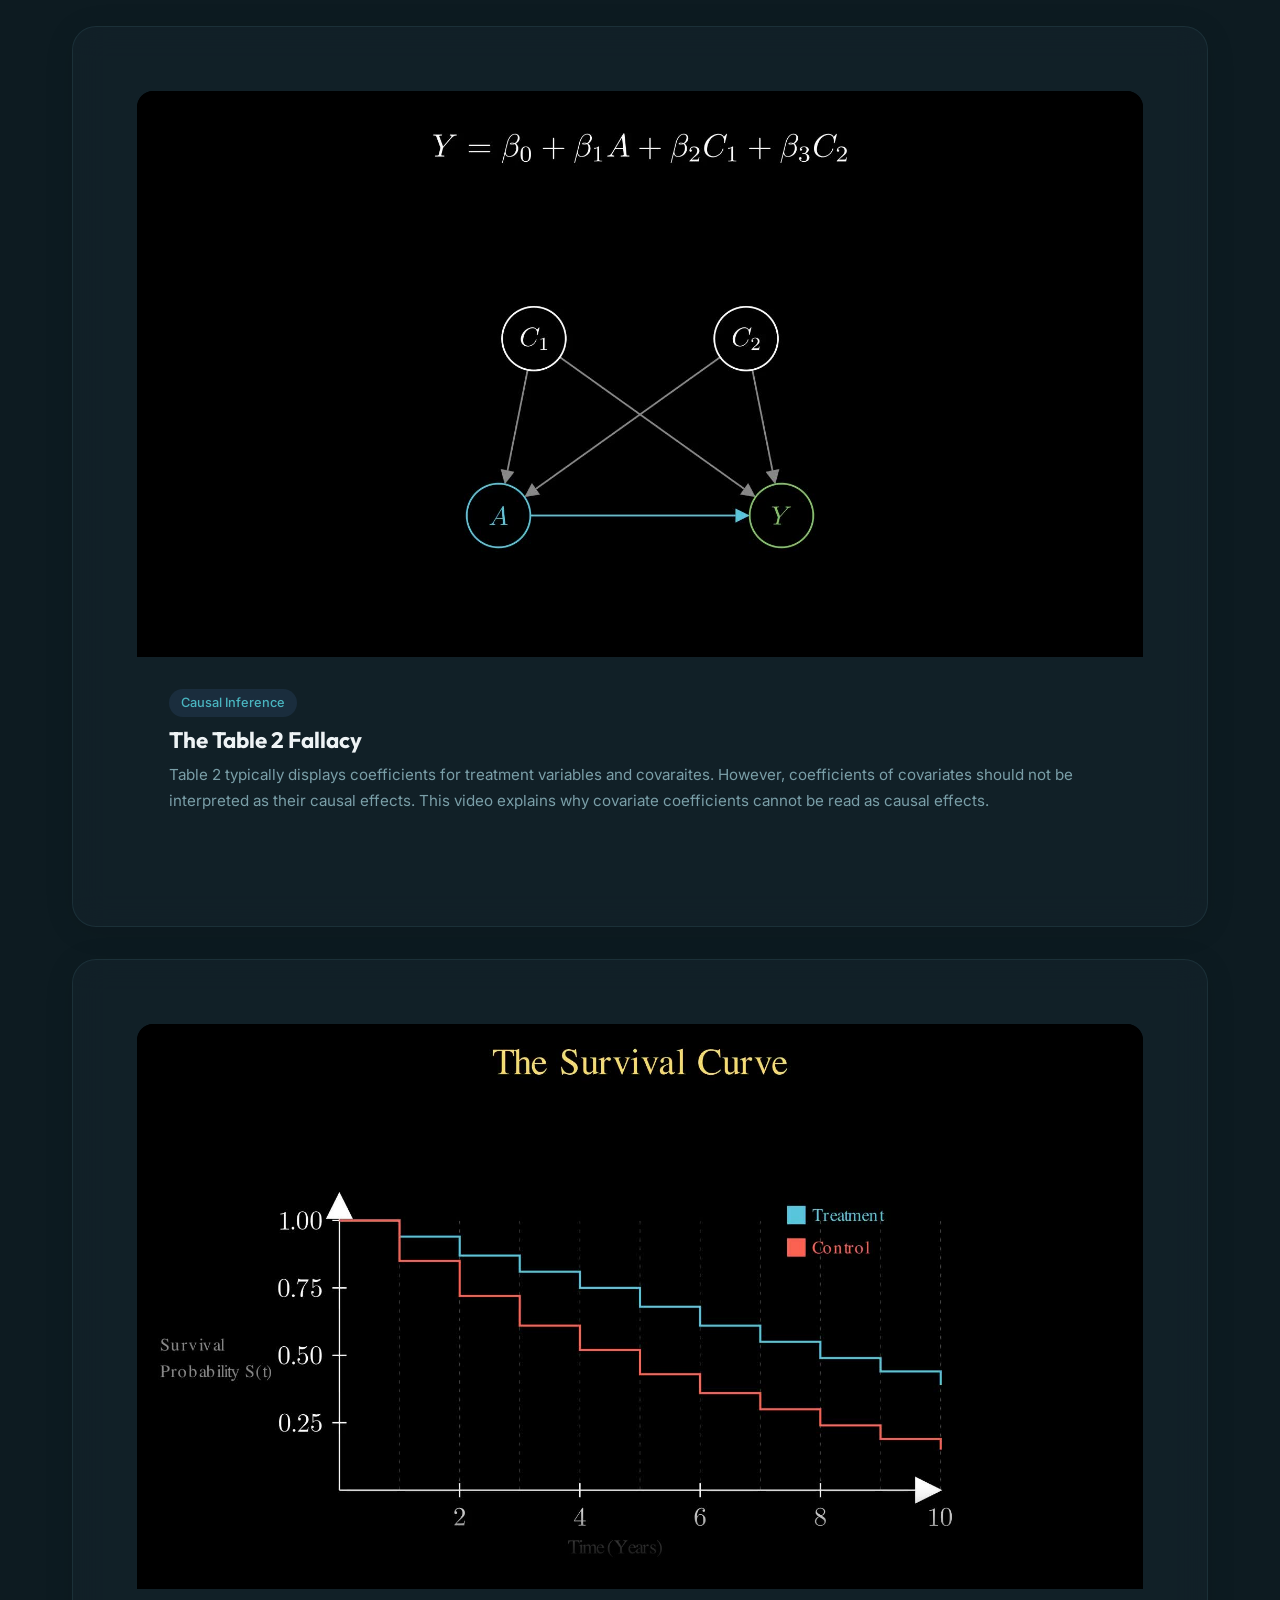
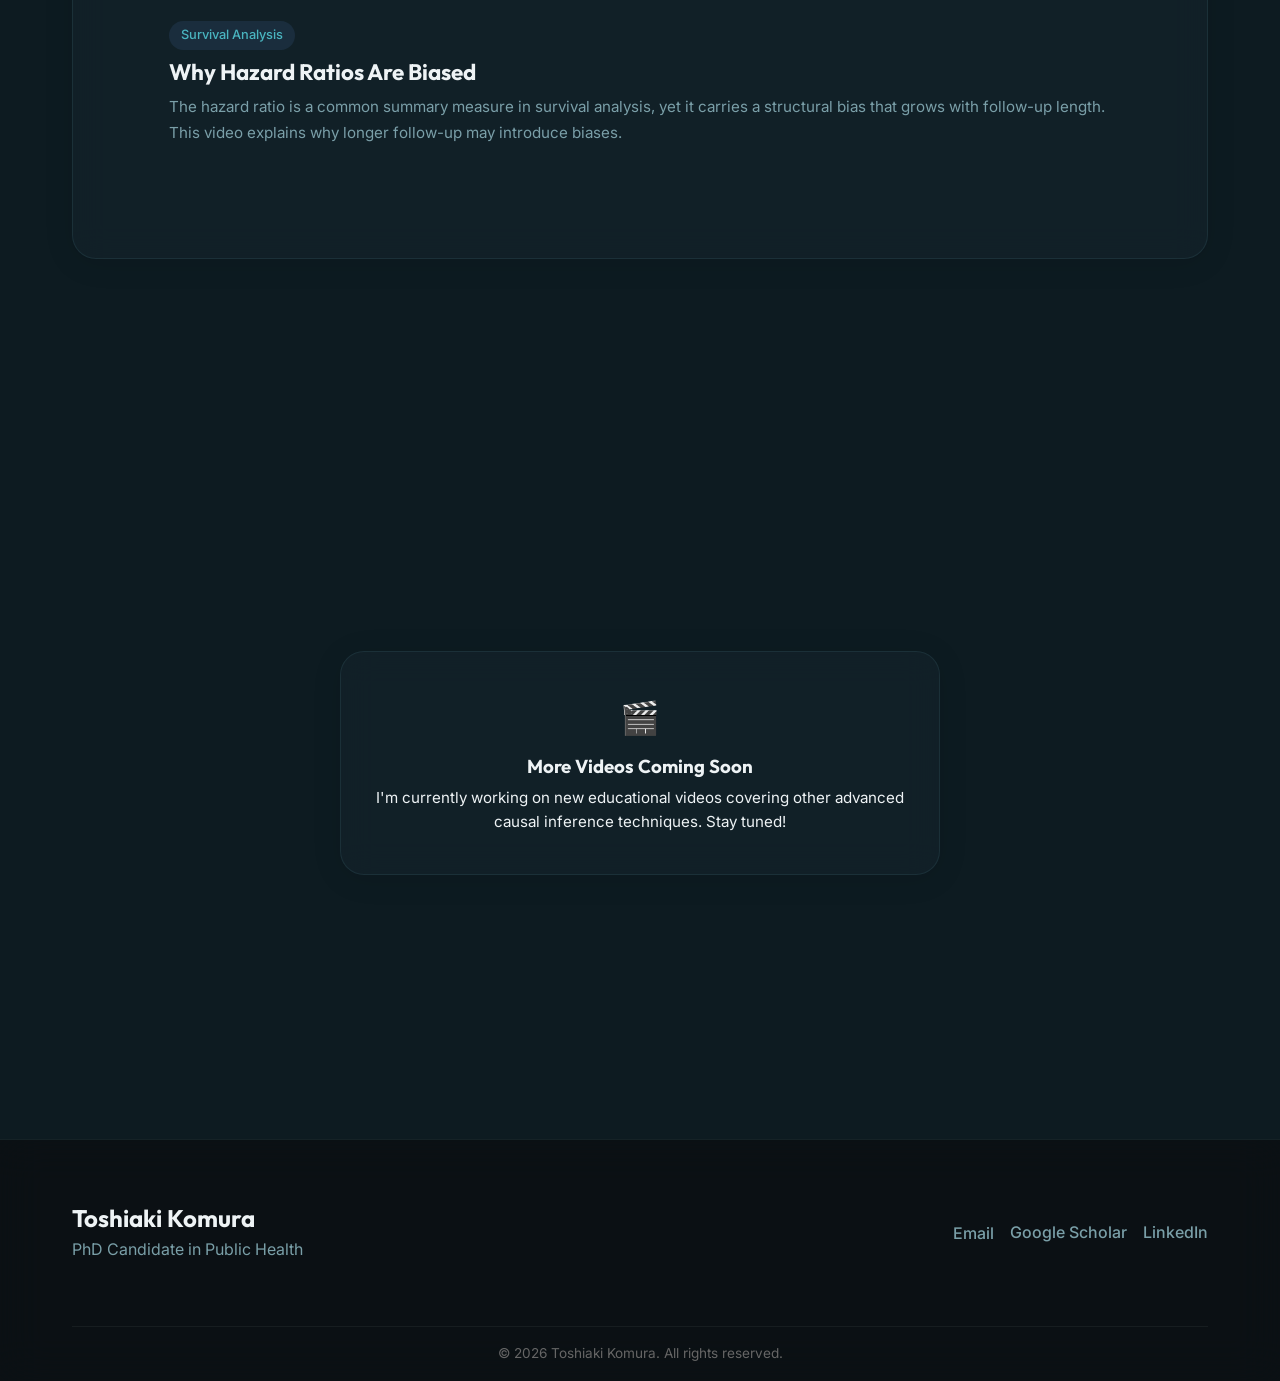
<file: videos.html>
<!DOCTYPE html>
<html lang="en">

<head>
    <meta charset="UTF-8">
    <meta name="viewport" content="width=device-width, initial-scale=1.0">
    <title>Videos | Toshiaki Komura</title>
    <meta name="description"
        content="Educational videos by Toshiaki Komura on causal inference, meta-learners, and heterogeneous treatment effects.">
    <!-- Google Fonts -->
    <link rel="preconnect" href="https://fonts.googleapis.com">
    <link rel="preconnect" href="https://fonts.gstatic.com" crossorigin>
    <link
        href="https://fonts.googleapis.com/css2?family=Inter:wght@300;400;500;600;700&family=Outfit:wght@300;400;500;700&display=swap"
        rel="stylesheet">
    <link rel="stylesheet" href="style.css">
</head>

<body>
    <!-- Background Elements -->
    <div class="bg-shape shape-1"></div>
    <div class="bg-shape shape-2"></div>
    <div class="bg-shape shape-3"></div>

    <nav class="navbar" id="navbar">
        <div class="nav-container">
            <a href="index.html" class="logo">Toshiaki Komura</a>
            <div class="hamburger">
                <span class="bar"></span>
                <span class="bar"></span>
                <span class="bar"></span>
            </div>
            <ul class="nav-menu">
                <li class="nav-item"><a href="index.html#about" class="nav-link">About</a></li>
                <li class="nav-item"><a href="index.html#projects" class="nav-link">Ongoing Projects</a></li>
                <li class="nav-item"><a href="index.html#teaching" class="nav-link">Teaching</a></li>
                <li class="nav-item"><a href="publications.html" class="nav-link">Publications</a></li>
                <li class="nav-item"><a href="videos.html" class="nav-link">Videos</a></li>
                <li class="nav-item"><a href="media.html" class="nav-link">Media</a></li>
            </ul>
        </div>
    </nav>

    <main>
        <!-- Page Header -->
        <section class="page-header section-scroll">
            <div class="container">
                <h1 class="section-title fade-in">Videos</h1>
            </div>
        </section>

        <!-- HTE & Meta-Learner Series -->
        <section class="section-scroll">
            <div class="container">

                <!-- Series header -->
                <div class="video-series-header fade-in-up" style="--delay: 0.05s">
                    <h2 class="video-series-title">HTE &amp; Meta-Learner Series</h2>
                    <p class="video-series-desc">
                        A seven-part series on estimating heterogeneous treatment effects using meta-learner frameworks.
                        Each video covers one algorithm from the intuition behind the estimator to its step-by-step
                        computation.
                    </p>
                </div>

                <!-- Part 1: Introduction (featured, full-width) -->
                <div class="video-card glass-card fade-in-up" style="--delay: 0.1s">
                    <div class="video-wrapper">
                        <video controls preload="metadata" poster="videos/hte_intro_thumbnail.jpg">
                            <source src="videos/hte_intro.mp4" type="video/mp4">
                            Your browser does not support the video tag.
                        </video>
                    </div>
                    <div class="video-info">
                        <div class="video-meta-row">
                            <span class="video-series-badge">Part 1 of 7</span>
                            <div class="video-tags">
                                <span class="tag">Causal Inference</span>
                                <span class="tag">Machine Learning</span>
                            </div>
                        </div>
                        <h3>Introduction to Heterogeneous Treatment Effects</h3>
                        <p class="video-description">
                            Introduces the concept of heterogeneous treatment effects and explains why individual-level
                            causal estimates matter beyond the average treatment effect. Covers the CATE estimand and
                            motivates the meta-learner framework.
                        </p>
                    </div>
                </div>

                <!-- Parts 2–7: Meta-Learner grid -->
                <div class="video-grid">

                    <!-- S-Learner -->
                    <div class="video-card video-card--compact glass-card fade-in-up" style="--delay: 0.15s">
                        <div class="video-wrapper">
                            <video controls preload="metadata" poster="videos/s_learner_thumbnail.jpg">
                                <source src="videos/s_learner.mp4" type="video/mp4">
                                Your browser does not support the video tag.
                            </video>
                        </div>
                        <div class="video-info">
                            <div class="video-meta-row">
                                <span class="video-series-badge">Part 2 of 7</span>
                            </div>
                            <h3>S-Learner</h3>
                        </div>
                    </div>

                    <!-- T-Learner -->
                    <div class="video-card video-card--compact glass-card fade-in-up" style="--delay: 0.2s">
                        <div class="video-wrapper">
                            <video controls preload="metadata" poster="videos/t_learner_thumbnail.jpg">
                                <source src="videos/t_learner.mp4" type="video/mp4">
                                Your browser does not support the video tag.
                            </video>
                        </div>
                        <div class="video-info">
                            <div class="video-meta-row">
                                <span class="video-series-badge">Part 3 of 7</span>
                                <div class="video-tags">
                                </div>
                            </div>
                            <h3>T-Learner</h3>
                        </div>
                    </div>

                    <!-- X-Learner -->
                    <div class="video-card video-card--compact glass-card fade-in-up" style="--delay: 0.25s">
                        <div class="video-wrapper">
                            <video controls preload="metadata" poster="videos/x_learner_thumbnail.jpg">
                                <source src="videos/x_learner.mp4" type="video/mp4">
                                Your browser does not support the video tag.
                            </video>
                        </div>
                        <div class="video-info">
                            <div class="video-meta-row">
                                <span class="video-series-badge">Part 4 of 7</span>
                                <div class="video-tags">
                                </div>
                            </div>
                            <h3>X-Learner</h3>
                        </div>
                    </div>

                    <!-- DR-Learner -->
                    <div class="video-card video-card--compact glass-card fade-in-up" style="--delay: 0.3s">
                        <div class="video-wrapper">
                            <video controls preload="metadata" poster="videos/dr_learner_thumbnail.jpg">
                                <source src="videos/dr_learner.mp4" type="video/mp4">
                                Your browser does not support the video tag.
                            </video>
                        </div>
                        <div class="video-info">
                            <div class="video-meta-row">
                                <span class="video-series-badge">Part 5 of 7</span>
                                <div class="video-tags">
                                </div>
                            </div>
                            <h3>DR-Learner</h3>
                        </div>
                    </div>

                    <!-- R-Learner -->
                    <div class="video-card video-card--compact glass-card fade-in-up" style="--delay: 0.35s">
                        <div class="video-wrapper">
                            <video controls preload="metadata" poster="videos/r_learner_thumbnail.jpg">
                                <source src="videos/r_learner.mp4" type="video/mp4">
                                Your browser does not support the video tag.
                            </video>
                        </div>
                        <div class="video-info">
                            <div class="video-meta-row">
                                <span class="video-series-badge">Part 6 of 7</span>
                                <div class="video-tags">
                                </div>
                            </div>
                            <h3>R-Learner</h3>
                        </div>
                    </div>

                    <!-- BCF -->
                    <div class="video-card video-card--compact glass-card fade-in-up" style="--delay: 0.4s">
                        <div class="video-wrapper">
                            <video controls preload="metadata" poster="videos/bcf_learner_thumbnail.jpg">
                                <source src="videos/bcf_learner.mp4" type="video/mp4">
                                Your browser does not support the video tag.
                            </video>
                        </div>
                        <div class="video-info">
                            <div class="video-meta-row">
                                <span class="video-series-badge">Part 7 of 7</span>
                                <div class="video-tags">
                                </div>
                            </div>
                            <h3>Bayesian Causal Forest</h3>
                        </div>
                    </div>

                </div><!-- .video-grid -->
            </div>
        </section>

        <!-- Practical Tips -->
        <section class="section-scroll">
            <div class="container">

                <!-- Series header -->
                <div class="video-series-header fade-in-up" style="--delay: 0.05s">
                    <h2 class="video-series-title">Practical Tips Series</h2>
                    <p class="video-series-desc">
                        Videos on practical issues in methodology.
                    </p>
                </div>

                <!-- Table 2 Fallacy -->
                <div class="video-card glass-card fade-in-up" style="--delay: 0.1s">
                    <div class="video-wrapper">
                        <video controls preload="metadata" poster="videos/table2_fallacy_thumbnail.jpg">
                            <source src="videos/table2_fallacy.mp4" type="video/mp4">
                            Your browser does not support the video tag.
                        </video>
                    </div>
                    <div class="video-info">
                        <div class="video-meta-row">
                            <div class="video-tags">
                                <span class="tag">Causal Inference</span>
                            </div>
                        </div>
                        <h3>The Table 2 Fallacy</h3>
                        <p class="video-description">
                            Table 2 typically displays coefficients for treatment variables and covaraites.
                            However, coefficients of covariates should not be interpreted as their causal effects.
                            This video explains why covariate coefficients cannot be read as causal effects.
                        </p>
                    </div>
                </div>

                <!-- The Hazards of Hazard Ratios -->
                <div class="video-card glass-card fade-in-up" style="--delay: 0.15s">
                    <div class="video-wrapper">
                        <video controls preload="metadata" poster="videos/hazard_ratio_video_thumbnail.jpg">
                            <source src="videos/hazard_ratio_video.mp4" type="video/mp4">
                            Your browser does not support the video tag.
                        </video>
                    </div>
                    <div class="video-info">
                        <div class="video-meta-row">
                            <div class="video-tags">
                                <span class="tag">Survival Analysis</span>
                            </div>
                        </div>
                        <h3>Why Hazard Ratios Are Biased</h3>
                        <p class="video-description">
                            The hazard ratio is a common summary measure in survival analysis,
                            yet it carries a structural bias that grows with follow-up length.
                            This video explains why longer follow-up may introduce biases.
                        </p>
                    </div>
                </div>

            </div>
        </section>

        <!-- Coming Soon -->
        <section class="section-scroll">
            <div class="container" style="text-align: center; padding: 3rem 1rem 5rem;">
                <div class="glass-card fade-in-up"
                    style="--delay: 0.3s; padding: 2.5rem 2rem; max-width: 600px; margin: 0 auto;">
                    <p style="font-size: 2rem; margin-bottom: 0.75rem;">🎬</p>
                    <h3 style="margin-bottom: 0.5rem;">More Videos Coming Soon</h3>
                    <p style="color: var(--text-secondary); font-size: 0.95rem;">
                        I'm currently working on new educational videos covering other advanced causal inference
                        techniques. Stay tuned!
                    </p>
                </div>
            </div>
        </section>
    </main>

    <footer class="glass-footer">
        <div class="container">
            <div class="footer-content">
                <div class="footer-logo">
                    <h2>Toshiaki Komura</h2>
                    <p>PhD Candidate in Public Health</p>
                </div>
                <div class="footer-contact">
                    <button type="button" class="social-link copy-email-btn" data-email="tkomura@g.harvard.edu"
                        id="copy-email-btn-footer">
                        Email
                        <span class="copy-tooltip" id="copy-tooltip-footer">Copied!</span>
                    </button>
                    <a href="https://scholar.google.com/citations?user=W1CnPakAAAAJ&hl=en" class="social-link"
                        target="_blank" rel="noopener noreferrer">Google Scholar</a>
                    <a href="https://www.linkedin.com/in/toshiaki-komura-0060483b5/" class="social-link" target="_blank"
                        rel="noopener noreferrer">LinkedIn</a>
                </div>
            </div>
            <div class="footer-bottom">
                <p>&copy; <span id="year"></span> Toshiaki Komura. All rights reserved.</p>
            </div>
        </div>
    </footer>

    <script src="script.js"></script>
</body>

</html>
</file>
<file: style.css>
/* =========================================
   Design System & Tokens
   ========================================= */
:root {
    /* Color Palette - Morphous Alpine Lake Dark */
    --bg-base: #0d1b21;
    --bg-surface: rgba(26, 42, 50, 0.4);
    --bg-surface-hover: rgba(35, 56, 67, 0.6);
    --border-glass: rgba(100, 160, 172, 0.12);
    --border-glass-strong: rgba(100, 160, 172, 0.22);

    --text-main: #eef3f5;
    --text-muted: #7a9fa8;
    --text-accent: #4ab5c0;
    --text-accent-secondary: #8ec5ce;

    --gradient-primary: linear-gradient(135deg, #2e9fa8, #7ab8c4);
    --gradient-glow: rgba(46, 159, 168, 0.4);

    /* Typography */
    --font-sans: 'Inter', -apple-system, BlinkMacSystemFont, sans-serif;
    --font-heading: 'Outfit', -apple-system, BlinkMacSystemFont, sans-serif;

    /* Spacing */
    --space-sm: 0.5rem;
    --space-md: 1rem;
    --space-lg: 2rem;
    --space-xl: 4rem;
    --space-2xl: 8rem;

    /* Transitions */
    --transition-fast: 0.2s ease;
    --transition-normal: 0.3s cubic-bezier(0.4, 0, 0.2, 1);
    --transition-slow: 0.6s cubic-bezier(0.22, 1, 0.36, 1);
}

/* =========================================
   Reset & Base Styles
   ========================================= */
* {
    margin: 0;
    padding: 0;
    box-sizing: border-box;
}

html {
    scroll-behavior: smooth;
}

body {
    font-family: var(--font-sans);
    background-color: var(--bg-base);
    color: var(--text-main);
    line-height: 1.6;
    overflow-x: hidden;
    position: relative;
}

a {
    color: var(--text-accent);
    text-decoration: none;
    transition: color var(--transition-fast);
}

a:hover {
    color: var(--text-accent-secondary);
}

ul {
    list-style: none;
}

h1,
h2,
h3,
h4 {
    font-family: var(--font-heading);
    line-height: 1.2;
    font-weight: 700;
}

.container {
    width: 100%;
    max-width: 1200px;
    margin: 0 auto;
    padding: 0 var(--space-lg);
}

/* =========================================
   Background Blob Elements
   ========================================= */
.bg-shape {
    position: fixed;
    border-radius: 50%;
    filter: blur(120px);
    z-index: -1;
    opacity: 0.5;
    animation: float 20s infinite ease-in-out alternate;
}

.shape-1 {
    width: 40vw;
    height: 40vw;
    background: rgba(74, 181, 192, 0.15);
    /* Alpine Teal */
    top: -10%;
    left: -10%;
}

.shape-2 {
    width: 50vw;
    height: 50vw;
    background: rgba(46, 159, 168, 0.12);
    /* Lake Water */
    bottom: -20%;
    right: -10%;
    animation-delay: -5s;
}

.shape-3 {
    width: 30vw;
    height: 30vw;
    background: rgba(142, 197, 206, 0.1);
    /* Glacier Blue */
    top: 40%;
    left: 40%;
    animation-delay: -10s;
}

@keyframes float {
    0% {
        transform: translate(0, 0) scale(1);
    }

    100% {
        transform: translate(50px, 50px) scale(1.1);
    }
}

/* =========================================
   Glassmorphism Utilities
   ========================================= */
.glass-card {
    background: var(--bg-surface);
    backdrop-filter: blur(16px);
    -webkit-backdrop-filter: blur(16px);
    border: 1px solid var(--border-glass);
    border-radius: 24px;
    padding: var(--space-xl);
    box-shadow: 0 4px 30px rgba(0, 0, 0, 0.1);
}

/* =========================================
   Navigation
   ========================================= */
.navbar {
    position: fixed;
    top: 0;
    width: 100%;
    z-index: 100;
    transition: background var(--transition-normal), padding var(--transition-normal);
    padding: var(--space-md) 0;
}

.navbar.scrolled {
    background: rgba(10, 10, 12, 0.8);
    backdrop-filter: blur(20px);
    -webkit-backdrop-filter: blur(20px);
    border-bottom: 1px solid var(--border-glass);
    padding: var(--space-sm) 0;
}

.nav-container {
    display: flex;
    justify-content: space-between;
    align-items: center;
    max-width: 1200px;
    margin: 0 auto;
    padding: 0 var(--space-lg);
}

.logo {
    font-family: var(--font-heading);
    font-size: 1.5rem;
    font-weight: 700;
    color: var(--text-main);
    background: var(--gradient-primary);
    -webkit-background-clip: text;
    background-clip: text;
    -webkit-text-fill-color: transparent;
}

.nav-menu {
    display: flex;
    gap: var(--space-lg);
}

.nav-link {
    color: var(--text-main);
    font-weight: 500;
    font-size: 0.95rem;
    position: relative;
    padding-bottom: 4px;
}

.nav-link::after {
    content: '';
    position: absolute;
    bottom: 0;
    left: 0;
    width: 0;
    height: 2px;
    background: var(--gradient-primary);
    transition: width var(--transition-fast);
}

.nav-link:hover::after {
    width: 100%;
}

.hamburger {
    display: none;
    cursor: pointer;
}

.bar {
    display: block;
    width: 25px;
    height: 3px;
    margin: 5px auto;
    -webkit-transition: all 0.3s ease-in-out;
    transition: all 0.3s ease-in-out;
    background-color: var(--text-main);
    border-radius: 3px;
}

/* =========================================
   Buttons
   ========================================= */
.btn {
    display: inline-block;
    padding: 0.875rem 2rem;
    border-radius: 50px;
    font-weight: 600;
    font-size: 1rem;
    cursor: pointer;
    transition: all var(--transition-normal);
    text-align: center;
}

.btn-primary {
    background: var(--gradient-primary);
    color: white;
    border: none;
    box-shadow: 0 4px 15px var(--gradient-glow);
}

.btn-primary:hover {
    transform: translateY(-2px);
    box-shadow: 0 8px 25px var(--gradient-glow);
    color: white;
}

.btn-secondary {
    background: transparent;
    color: var(--text-main);
    border: 1px solid var(--border-glass-strong);
    backdrop-filter: blur(10px);
}

.btn-secondary:hover {
    background: var(--bg-surface-hover);
    border-color: var(--text-accent);
    color: white;
}

/* =========================================
   Sections General
   ========================================= */
section {
    padding: var(--space-2xl) 0;
    min-height: 80vh;
    display: flex;
    align-items: center;
}

.section-title {
    font-size: 3rem;
    margin-bottom: var(--space-xl);
    text-align: center;
    background: var(--gradient-primary);
    -webkit-background-clip: text;
    background-clip: text;
    -webkit-text-fill-color: transparent;
    opacity: 0;
}

/* Page Header (for sub-pages) */
.page-header {
    min-height: auto;
    padding-top: calc(5rem + var(--space-xl));
    padding-bottom: 0;
}

.page-header .section-title {
    font-size: clamp(2.5rem, 6vw, 4rem);
    margin-bottom: 0;
}

.section-subtitle {
    font-size: 2rem;
    margin-bottom: var(--space-lg);
    color: var(--text-main);
    font-family: var(--font-heading);
    font-weight: 700;
    opacity: 0;
}

/* =========================================
   Hero Section
   ========================================= */
.hero {
    min-height: 100vh;
    padding-top: 5rem;
}

.hero-text {
    max-width: 800px;
}

.greeting {
    font-size: 1.25rem;
    color: var(--text-accent);
    margin-bottom: var(--space-sm);
    font-weight: 500;
}

.name {
    font-size: clamp(3rem, 8vw, 6rem);
    letter-spacing: -0.02em;
    margin-bottom: var(--space-sm);
    color: white;
}

.title {
    font-size: clamp(1.5rem, 4vw, 2.5rem);
    color: var(--text-muted);
    font-weight: 400;
    margin-bottom: var(--space-lg);
}

.description {
    font-size: 1.25rem;
    max-width: 600px;
    margin-bottom: var(--space-xl);
    color: var(--text-muted);
}

.description strong {
    color: var(--text-main);
    font-weight: 500;
}

.hero-cta {
    display: flex;
    gap: var(--space-md);
    flex-wrap: wrap;
}

/* =========================================
   About Section
   ========================================= */
.about-grid {
    display: grid;
    grid-template-columns: 3fr 2fr;
    gap: var(--space-xl);
    align-items: center;
}

.about-text p {
    font-size: 1.1rem;
    color: var(--text-muted);
    margin-bottom: var(--space-md);
}

/* Education Timeline */
.about-education {
    display: flex;
    flex-direction: column;
}

.education-heading {
    font-size: 1.3rem;
    color: var(--text-main);
    margin-bottom: var(--space-lg);
    padding-bottom: 0.5rem;
    border-bottom: 1px solid var(--border-glass);
}

.education-timeline {
    display: flex;
    flex-direction: column;
    gap: var(--space-md);
    position: relative;
    padding-left: 0.5rem;
}

.education-item {
    display: flex;
    align-items: flex-start;
    gap: var(--space-md);
    padding: var(--space-md);
    border-radius: 16px;
    border: 1px solid var(--border-glass);
    background: rgba(255, 255, 255, 0.03);
    transition: background var(--transition-normal), border-color var(--transition-normal);
}

.education-item:hover {
    background: rgba(96, 165, 250, 0.05);
    border-color: var(--border-glass-strong);
}

.edu-icon {
    font-size: 1.5rem;
    flex-shrink: 0;
    margin-top: 0.15rem;
}

.edu-details h4 {
    font-size: 1.05rem;
    color: var(--text-main);
    margin-bottom: 0.2rem;
}

.edu-degree {
    font-size: 0.9rem;
    color: var(--text-muted);
    margin-bottom: 0.3rem;
}

.edu-year {
    font-size: 0.8rem;
    color: var(--text-accent);
    font-weight: 600;
}

/* About Section - Social Links */
.about-links {
    display: flex;
    gap: var(--space-md);
    flex-wrap: wrap;
    margin-top: var(--space-lg);
}

.about-link-item {
    display: inline-flex;
    align-items: center;
    gap: 0.5rem;
    padding: 0.625rem 1.25rem;
    border-radius: 50px;
    background: rgba(255, 255, 255, 0.04);
    border: 1px solid var(--border-glass);
    color: var(--text-muted);
    font-size: 0.95rem;
    font-weight: 500;
    transition: all var(--transition-normal);
}

.about-link-item:hover {
    background: rgba(96, 165, 250, 0.1);
    border-color: var(--text-accent);
    color: var(--text-accent);
    transform: translateY(-2px);
}

.about-link-icon {
    font-size: 1.1rem;
}

/* Copy Email Button */
.copy-email-btn {
    cursor: pointer;
    font-family: var(--font-sans);
    position: relative;
}

.copy-tooltip {
    position: absolute;
    bottom: calc(100% + 8px);
    left: 50%;
    transform: translateX(-50%) translateY(4px);
    background: var(--gradient-primary);
    color: white;
    padding: 0.35rem 0.85rem;
    border-radius: 8px;
    font-size: 0.8rem;
    font-weight: 600;
    white-space: nowrap;
    opacity: 0;
    pointer-events: none;
    transition: opacity 0.25s ease, transform 0.25s ease;
}

.copy-tooltip::after {
    content: '';
    position: absolute;
    top: 100%;
    left: 50%;
    transform: translateX(-50%);
    border: 5px solid transparent;
    border-top-color: #6d5cdb;
}

.copy-tooltip.show {
    opacity: 1;
    transform: translateX(-50%) translateY(0);
}

/* =========================================
   Grid Layout for Projects & Teaching
   ========================================= */
.grid-container {
    display: grid;
    grid-template-columns: repeat(auto-fit, minmax(350px, 1fr));
    gap: var(--space-lg);
}

/* =========================================
   Cards and Interactivity
   ========================================= */
.hover-lift {
    transition: transform var(--transition-normal), border-color var(--transition-normal);
}

.hover-lift:hover {
    transform: translateY(-8px);
    border-color: var(--text-accent-secondary);
}

.project-card,
.teaching-card {
    display: flex;
    flex-direction: column;
    justify-content: space-between;
    height: 100%;
    padding: var(--space-lg);
}

.badge {
    text-transform: uppercase;
    font-size: 0.75rem;
    letter-spacing: 0.1em;
    color: var(--text-accent);
    font-weight: 700;
    margin-bottom: 0.5rem;
    display: inline-block;
}

.project-header h3,
.teaching-card h3 {
    font-size: 1.5rem;
    margin-bottom: 1rem;
}

.project-card p,
.teaching-card p {
    color: var(--text-muted);
    margin-bottom: 1.5rem;
    flex-grow: 1;
}

.tag-list {
    display: flex;
    flex-wrap: wrap;
    gap: 0.5rem;
}

.tag {
    background: rgba(96, 165, 250, 0.1);
    color: var(--text-accent);
    padding: 0.25rem 0.75rem;
    border-radius: 20px;
    font-size: 0.8rem;
    font-weight: 500;
}

.teaching-icon {
    font-size: 3rem;
    margin-bottom: 1rem;
}

.role {
    color: var(--text-accent-secondary) !important;
    font-weight: 500;
    font-size: 0.95rem;
}

/* Teaching Course List */
.teaching-list {
    list-style: none;
    padding: 0;
    margin: 0;
    display: flex;
    flex-direction: column;
    gap: 0.6rem;
}

.teaching-list li {
    color: var(--text-muted);
    font-size: 0.95rem;
    padding: 0.5rem 0.75rem;
    border-radius: 10px;
    border: 1px solid transparent;
    transition: background var(--transition-fast), border-color var(--transition-fast);
    position: relative;
    padding-left: 1.5rem;
}

.teaching-list li::before {
    content: '';
    position: absolute;
    left: 0.5rem;
    top: 50%;
    transform: translateY(-50%);
    width: 6px;
    height: 6px;
    border-radius: 50%;
    background: var(--gradient-primary);
}

.teaching-list li:hover {
    background: rgba(96, 165, 250, 0.05);
    border-color: var(--border-glass);
}

.teaching-list li .tag {
    margin-left: 0.5rem;
    vertical-align: middle;
    font-size: 0.7rem;
}

/* =========================================
   Publications
   ========================================= */
.publication-list {
    display: flex;
    flex-direction: column;
    gap: var(--space-md);
}

.publication-item {
    transition: background var(--transition-normal);
}

.hover-bg:hover {
    background: var(--bg-surface-hover);
}

.publication-item h3 {
    font-size: 1.25rem;
    margin-bottom: 0.5rem;
}

.pub-link {
    color: var(--text-main);
}

.pub-link:hover {
    color: var(--text-accent);
}

.pub-authors {
    color: var(--text-muted);
    font-size: 0.95rem;
    margin-bottom: 0.25rem;
}

.pub-authors strong {
    color: var(--text-accent-secondary);
}

.pub-journal {
    color: #888;
    font-size: 0.9rem;
}

/* =========================================
   Media Coverage
   ========================================= */
.media-list {
    display: flex;
    flex-direction: column;
    gap: var(--space-md);
}

.media-item {
    display: flex;
    align-items: center;
    justify-content: space-between;
    gap: var(--space-lg);
    padding: var(--space-lg) var(--space-xl);
    text-decoration: none;
    color: inherit;
    transition: background var(--transition-normal), border-color var(--transition-normal), transform var(--transition-normal);
}

.media-item:hover {
    border-color: var(--border-glass-strong);
    transform: translateX(6px);
}

.media-item:hover h3 {
    color: var(--text-accent);
}

.media-item-content {
    flex: 1;
    min-width: 0;
}

.media-meta {
    display: flex;
    align-items: center;
    gap: var(--space-md);
    margin-bottom: 0.5rem;
    flex-wrap: wrap;
}

.media-source {
    font-size: 0.8rem;
    font-weight: 600;
    text-transform: uppercase;
    letter-spacing: 0.06em;
    color: var(--text-accent-secondary);
    background: rgba(167, 139, 250, 0.1);
    padding: 0.2rem 0.7rem;
    border-radius: 20px;
}

.media-date {
    font-size: 0.8rem;
    color: var(--text-muted);
    font-weight: 500;
}

.media-item h3 {
    font-size: 1.15rem;
    font-weight: 600;
    line-height: 1.4;
    color: var(--text-main);
    transition: color var(--transition-fast);
}

.media-arrow {
    font-size: 1.25rem;
    color: var(--text-muted);
    transition: color var(--transition-fast), transform var(--transition-fast);
    flex-shrink: 0;
}

.media-item:hover .media-arrow {
    color: var(--text-accent);
    transform: translateX(4px);
}

/* =========================================
   Video Gallery
   ========================================= */
.video-gallery {
    display: flex;
    flex-direction: column;
    gap: var(--space-xl);
}

.video-card {
    overflow: hidden;
    margin-bottom: var(--space-lg);
}

.video-wrapper {
    position: relative;
    width: 100%;
    aspect-ratio: 16 / 9;
    border-radius: 16px 16px 0 0;
    overflow: hidden;
    background: #000;
}

.video-wrapper video {
    width: 100%;
    height: 100%;
    object-fit: contain;
    border-radius: 16px 16px 0 0;
}

.video-info {
    padding: var(--space-lg);
}

.video-info h3 {
    font-size: 1.4rem;
    color: var(--text-main);
    margin-bottom: var(--space-sm);
    font-family: var(--font-heading);
}

.video-description {
    color: var(--text-muted);
    font-size: 0.95rem;
    line-height: 1.7;
    margin-bottom: var(--space-md);
}

.video-tags {
    display: flex;
    flex-wrap: wrap;
    gap: 0.5rem;
}

/* Series header */
.video-series-header {
    margin-bottom: var(--space-lg);
}

.video-series-title {
    font-size: 1.6rem;
    font-family: var(--font-heading);
    font-weight: 700;
    color: var(--text-main);
    margin-bottom: 0.6rem;
    display: flex;
    align-items: center;
    gap: 0.75rem;
}

.video-series-title::before {
    content: '';
    display: inline-block;
    width: 4px;
    height: 1.5rem;
    border-radius: 2px;
    background: var(--gradient-primary);
    flex-shrink: 0;
}

.video-series-desc {
    color: var(--text-muted);
    font-size: 0.95rem;
    line-height: 1.7;
    max-width: 780px;
    padding-left: calc(4px + 0.75rem);
}

/* Part badge */
.video-meta-row {
    display: flex;
    align-items: center;
    justify-content: space-between;
    flex-wrap: wrap;
    gap: 0.5rem;
    margin-bottom: 0.6rem;
}

.video-series-badge {
    font-size: 0.75rem;
    font-weight: 600;
    text-transform: uppercase;
    letter-spacing: 0.08em;
    color: var(--text-accent-secondary);
    background: rgba(167, 139, 250, 0.1);
    border: 1px solid rgba(167, 139, 250, 0.2);
    padding: 0.2rem 0.7rem;
    border-radius: 20px;
}

/* 2-column grid for meta-learner cards */
.video-grid {
    display: grid;
    grid-template-columns: repeat(2, 1fr);
    gap: 1.5rem;
}

.video-card--compact {
    margin-bottom: 0;
}

.video-card--compact .video-info {
    padding: 1rem 1.25rem 1.25rem;
}

.video-card--compact .video-info h3 {
    font-size: 1.15rem;
}

.video-card--compact .video-description {
    font-size: 0.88rem;
    line-height: 1.6;
    display: -webkit-box;
    -webkit-line-clamp: 3;
    -webkit-box-orient: vertical;
    overflow: hidden;
    margin-bottom: 0.75rem;
}

/* =========================================
   Footer
   ========================================= */
.glass-footer {
    border-top: 1px solid var(--border-glass);
    background: rgba(10, 10, 12, 0.6);
    backdrop-filter: blur(20px);
    -webkit-backdrop-filter: blur(20px);
    padding: var(--space-xl) 0 var(--space-md);
}

.footer-content {
    display: flex;
    justify-content: space-between;
    align-items: center;
    flex-wrap: wrap;
    gap: var(--space-lg);
    margin-bottom: var(--space-xl);
}

.footer-logo h2 {
    font-size: 1.5rem;
    margin-bottom: 0.25rem;
}

.footer-logo p {
    color: var(--text-muted);
}

.footer-contact {
    display: flex;
    gap: var(--space-md);
    flex-wrap: wrap;
}

.social-link {
    color: var(--text-muted);
    font-weight: 500;
}

button.social-link {
    background: none;
    border: none;
    font-family: var(--font-sans);
    font-size: inherit;
    cursor: pointer;
    padding: 0;
    position: relative;
}

.social-link:hover {
    color: var(--text-main);
}

.footer-bottom {
    text-align: center;
    color: #666;
    font-size: 0.85rem;
    border-top: 1px solid rgba(255, 255, 255, 0.05);
    padding-top: var(--space-md);
}

/* =========================================
   Animations & Intersection Observer Classes
   ========================================= */
.fade-in {
    opacity: 0;
    transform: translateY(0);
    transition: opacity var(--transition-slow);
}

.fade-in-up {
    opacity: 0;
    transform: translateY(30px);
    transition: opacity var(--transition-slow), transform var(--transition-slow);
}

.is-visible {
    opacity: 1 !important;
    transform: translateY(0) !important;
}

/* Handles staggered animations utilizing inline custom property --delay */
.fade-in-up.is-visible {
    transition-delay: var(--delay, 0s);
}

/* =========================================
   Responsive Design
   ========================================= */
@media (max-width: 900px) {
    .about-grid {
        grid-template-columns: 1fr;
    }
}

@media (max-width: 768px) {

    /* --- Navigation --- */
    .hamburger {
        display: block;
    }

    .hamburger.active .bar:nth-child(2) {
        opacity: 0;
    }

    .hamburger.active .bar:nth-child(1) {
        transform: translateY(8px) rotate(45deg);
    }

    .hamburger.active .bar:nth-child(3) {
        transform: translateY(-8px) rotate(-45deg);
    }

    .nav-menu {
        position: fixed;
        left: -100%;
        top: 70px;
        flex-direction: column;
        background: rgba(10, 10, 12, 0.95);
        backdrop-filter: blur(20px);
        width: 100%;
        text-align: center;
        transition: 0.3s;
        padding: var(--space-lg) 0;
        box-shadow: 0 10px 27px rgba(0, 0, 0, 0.05);
        border-bottom: 1px solid var(--border-glass);
    }

    .nav-menu.active {
        left: 0;
    }

    .nav-item {
        margin: 1rem 0;
    }

    /* --- General Section --- */
    section {
        min-height: auto;
        padding: var(--space-xl) 0;
    }

    .section-title {
        font-size: 2rem;
        margin-bottom: var(--space-lg);
    }

    .glass-card {
        padding: var(--space-lg);
        border-radius: 18px;
    }

    .container {
        padding: 0 var(--space-md);
    }

    /* --- Hero --- */
    .hero {
        min-height: 90vh;
        padding-top: 5rem;
    }

    .hero-text {
        text-align: center;
        margin: 0 auto;
    }

    .hero-cta {
        justify-content: center;
        flex-direction: column;
        align-items: center;
    }

    .hero-cta .btn {
        width: 100%;
        max-width: 280px;
    }

    .description {
        font-size: 1.05rem;
    }

    /* --- About --- */
    .about-text p {
        font-size: 1rem;
    }

    .about-links {
        flex-direction: column;
        align-items: stretch;
    }

    .about-link-item {
        justify-content: center;
    }

    .education-heading {
        font-size: 1.15rem;
        margin-bottom: var(--space-md);
    }

    .education-item {
        padding: 0.75rem;
    }

    .edu-details h4 {
        font-size: 0.95rem;
    }

    .edu-degree {
        font-size: 0.85rem;
    }

    /* --- Projects & Teaching Grid --- */
    .grid-container {
        grid-template-columns: 1fr;
    }

    .project-card,
    .teaching-card {
        padding: var(--space-md);
    }

    .project-header h3,
    .teaching-card h3 {
        font-size: 1.25rem;
    }

    /* --- Media Coverage --- */
    .media-item {
        padding: var(--space-md);
        gap: var(--space-md);
    }

    .media-item h3 {
        font-size: 1rem;
    }

    .media-source {
        font-size: 0.7rem;
    }

    .media-arrow {
        display: none;
    }

    /* --- Video Grid --- */
    .video-grid {
        grid-template-columns: 1fr;
    }

    .video-series-title {
        font-size: 1.3rem;
    }

    /* --- Publications --- */
    .publication-item {
        padding: var(--space-md);
    }

    .publication-item h3 {
        font-size: 1.05rem;
    }

    .pub-authors {
        font-size: 0.85rem;
    }

    .pub-journal {
        font-size: 0.8rem;
    }

    /* --- Footer --- */
    .footer-content {
        flex-direction: column;
        text-align: center;
    }

    .footer-contact {
        justify-content: center;
        gap: var(--space-lg);
    }

    .glass-footer {
        padding: var(--space-lg) 0 var(--space-md);
    }
}

/* Extra small devices */
@media (max-width: 400px) {
    .name {
        font-size: 2.5rem;
    }

    .title {
        font-size: 1.2rem;
    }

    .section-title {
        font-size: 1.75rem;
    }

    .glass-card {
        padding: var(--space-md);
        border-radius: 14px;
    }

    .about-link-item {
        padding: 0.5rem 1rem;
        font-size: 0.85rem;
    }
}
</file>
